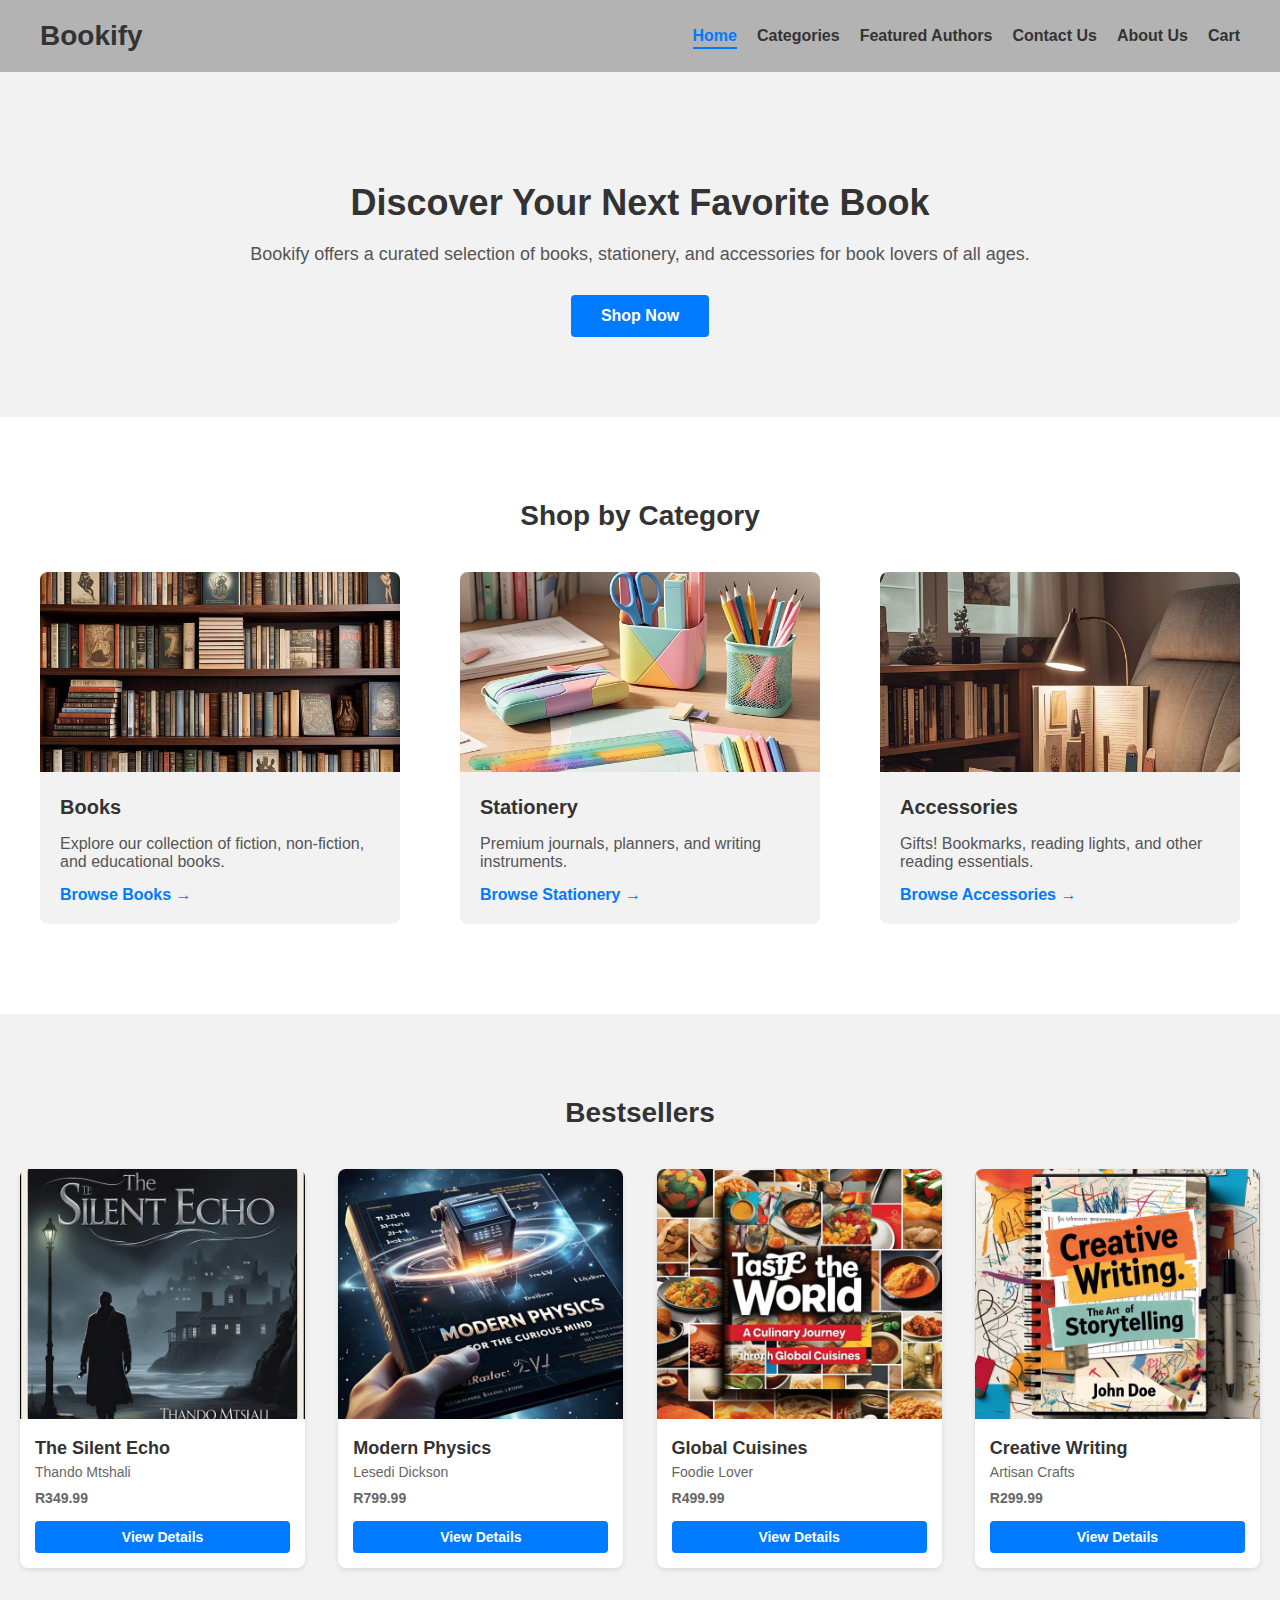
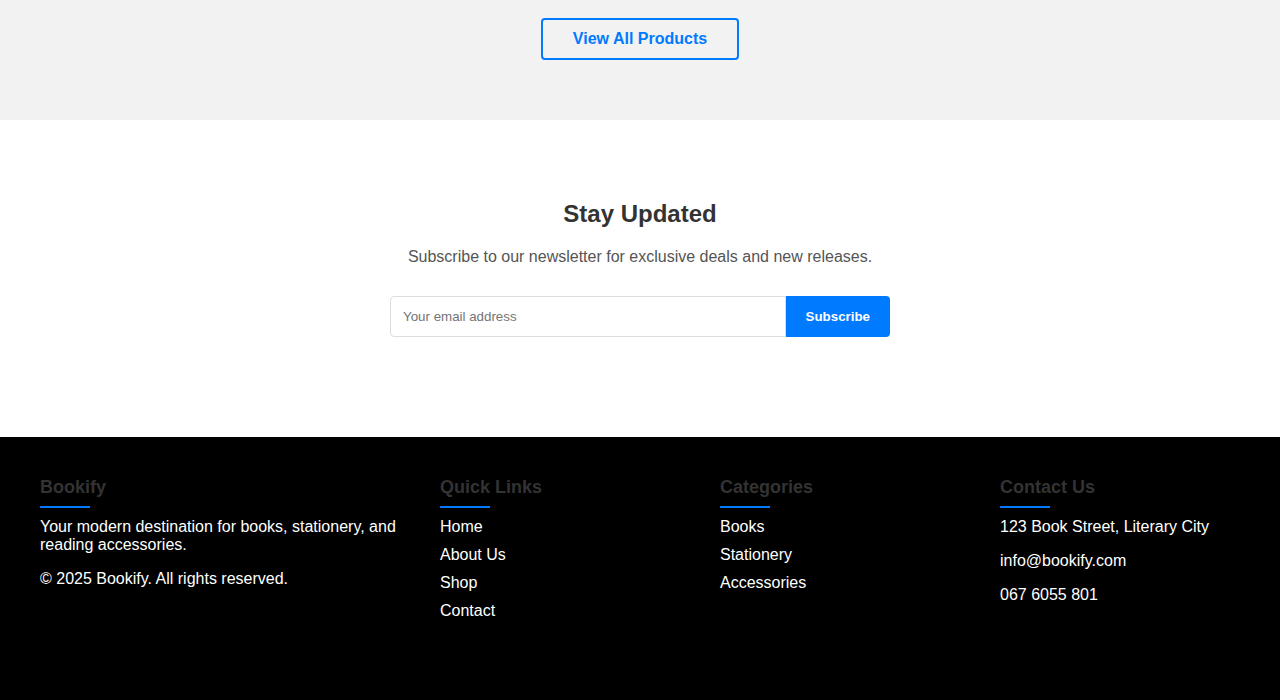
<file: index.html>
<!DOCTYPE html>
<html lang="en">
<head>
    <meta charset="UTF-8">
    <meta name="viewport" content="width=device-width, initial-scale=1.0">
    <title>Bookify - Your Modern Online Bookstore</title>
    <link rel="stylesheet" href="index.css">
</head>
<body>
    <!-- Header -->
    <header>
        <div class="header-container">
            <h1>
                <a href="index.html">Bookify</a>
            </h1>
            <nav>
                <ul class="nav-list">
                    <li><a href="index.html" class="active">Home</a></li>
                    <li><a href="categories.html" >Categories</a></li>
                    <li><a href="authors.html">Featured Authors</a></li>
                    <li><a href="contact.html">Contact Us</a></li>
                    <li><a href="about.html">About Us</a></li>
                    <li><a href="cart.html">Cart</a></li>
                </ul>
            </nav>
        </div>
    </header>

    <!-- Hero Section -->
    <section class="hero">
        <div class="hero-content">
            <h2>Discover Your Next Favorite Book</h2>
            <p>Bookify offers a curated selection of books, stationery, and accessories for book lovers of all ages.</p>
            <a href="categories.html" class="btn-primary">Shop Now</a>
        </div>
    </section>

    <!-- Featured Categories -->
    <section class="featured-categories">
        <h2>Shop by Category</h2>
        <div class="categories-container">
            <div class="category">
                <img src="images/shelf.jpeg" alt="Books">
                <div class="category-content">
                    <h3>Books</h3>
                    <p>Explore our collection of fiction, non-fiction, and educational books.</p>
                    <a href="categories.html#books">Browse Books →</a>
                </div>
            </div>
            <div class="category">
                <img src="images/stationery.jpeg" alt="Stationery">
                <div class="category-content">
                    <h3>Stationery</h3>
                    <p>Premium journals, planners, and writing instruments.</p>
                    <a href="categories.html#stationery">Browse Stationery →</a>
                </div>
            </div>
            <div class="category">
                <img src="images/accessories.jpeg" alt="Accessories">
                <div class="category-content">
                    <h3>Accessories</h3>
                    <p>Gifts! Bookmarks, reading lights, and other reading essentials.</p>
                    <a href="categories.html#gift-ideas">Browse Accessories →</a>
                </div>
            </div>
        </div>
    </section>

    <!-- Bestsellers -->
    <section class="bestsellers">
        <h2>Bestsellers</h2>
        <div class="bestsellers-container">
            <!-- Book 1 -->
            <div class="book">
                <img src="images/silentecho.jpeg" alt="The Silent Echo">
                <div class="book-content">
                    <h3>The Silent Echo</h3>
                    <p>Thando Mtshali</p>
                    <p class="price">R349.99</p>
                    <a href="product-detail.html" class="btn-secondary">View Details</a>
                </div>
            </div>
            <!-- Book 2 -->
            <div class="book">
                <img src="images/PHOTO-2025-03-07-17-56-29.jpg" alt="Modern Physics">
                <div class="book-content">
                    <h3>Modern Physics</h3>
                    <p>Lesedi Dickson</p>
                    <p class="price">R799.99</p>
                    <a href="product-detail.html" class="btn-secondary">View Details</a>
                </div>
            </div>
            <!-- Book 3 -->
            <div class="book">
                <img src="images/cuisine.jpeg" alt="Global Cuisines">
                <div class="book-content">
                    <h3>Global Cuisines</h3>
                    <p>Foodie Lover</p>
                    <p class="price">R499.99</p>
                    <a href="product-detail.html" class="btn-secondary">View Details</a>
                </div>
            </div>
            <!-- Book 4 -->
            <div class="book">
                <img src="images/creativewriting.jpeg" alt="Creative Writing">
                <div class="book-content">
                    <h3>Creative Writing</h3>
                    <p>Artisan Crafts</p>
                    <p class="price">R299.99</p>
                    <a href="product-detail.html" class="btn-secondary">View Details</a>
                </div>
            </div>
        </div>
        <div class="view-all">
            <a href="categories.html" class="btn-outline">View All Products</a>
        </div>
    </section>

    <!-- Newsletter -->
    <section class="newsletter">
        <h2>Stay Updated</h2>
        <p>Subscribe to our newsletter for exclusive deals and new releases.</p>
        <form>
            <input type="email" placeholder="Your email address">
            <button type="submit">Subscribe</button>
        </form>
    </section>

      <!-- Footer -->
      <footer class="footer">
        <div class="footer-container">
            <div class="footer-column">
                <h3>Bookify</h3>
                <p>Your modern destination for books, stationery, and reading accessories.</p>
                <p>© 2025 Bookify. All rights reserved.</p>
            </div>
            <div class="footer-column">
                <h3>Quick Links</h3>
                <ul class="footer-links">
                    <li><a href="index.html">Home</a></li>
                    <li><a href="about.html">About Us</a></li>
                    <li><a href="categories.html">Shop</a></li>
                    <li><a href="contact.html">Contact</a></li>
                </ul>
            </div>
            <div class="footer-column">
                <h3>Categories</h3>
                <ul class="footer-links">
                    <li><a href="categories.html#books">Books</a></li>
                    <li><a href="categories.html#stationery">Stationery</a></li>
                    <li><a href="categories.html#gift-ideas">Accessories</a></li>
                </ul>
            </div>
            <div class="footer-column">
                <h3>Contact Us</h3>
                <p>123 Book Street, Literary City</p>
                <p>info@bookify.com</p>
                <p>067 6055 801</p>
            </div>
        </div>
    </footer>
</body>
</html>
</file>
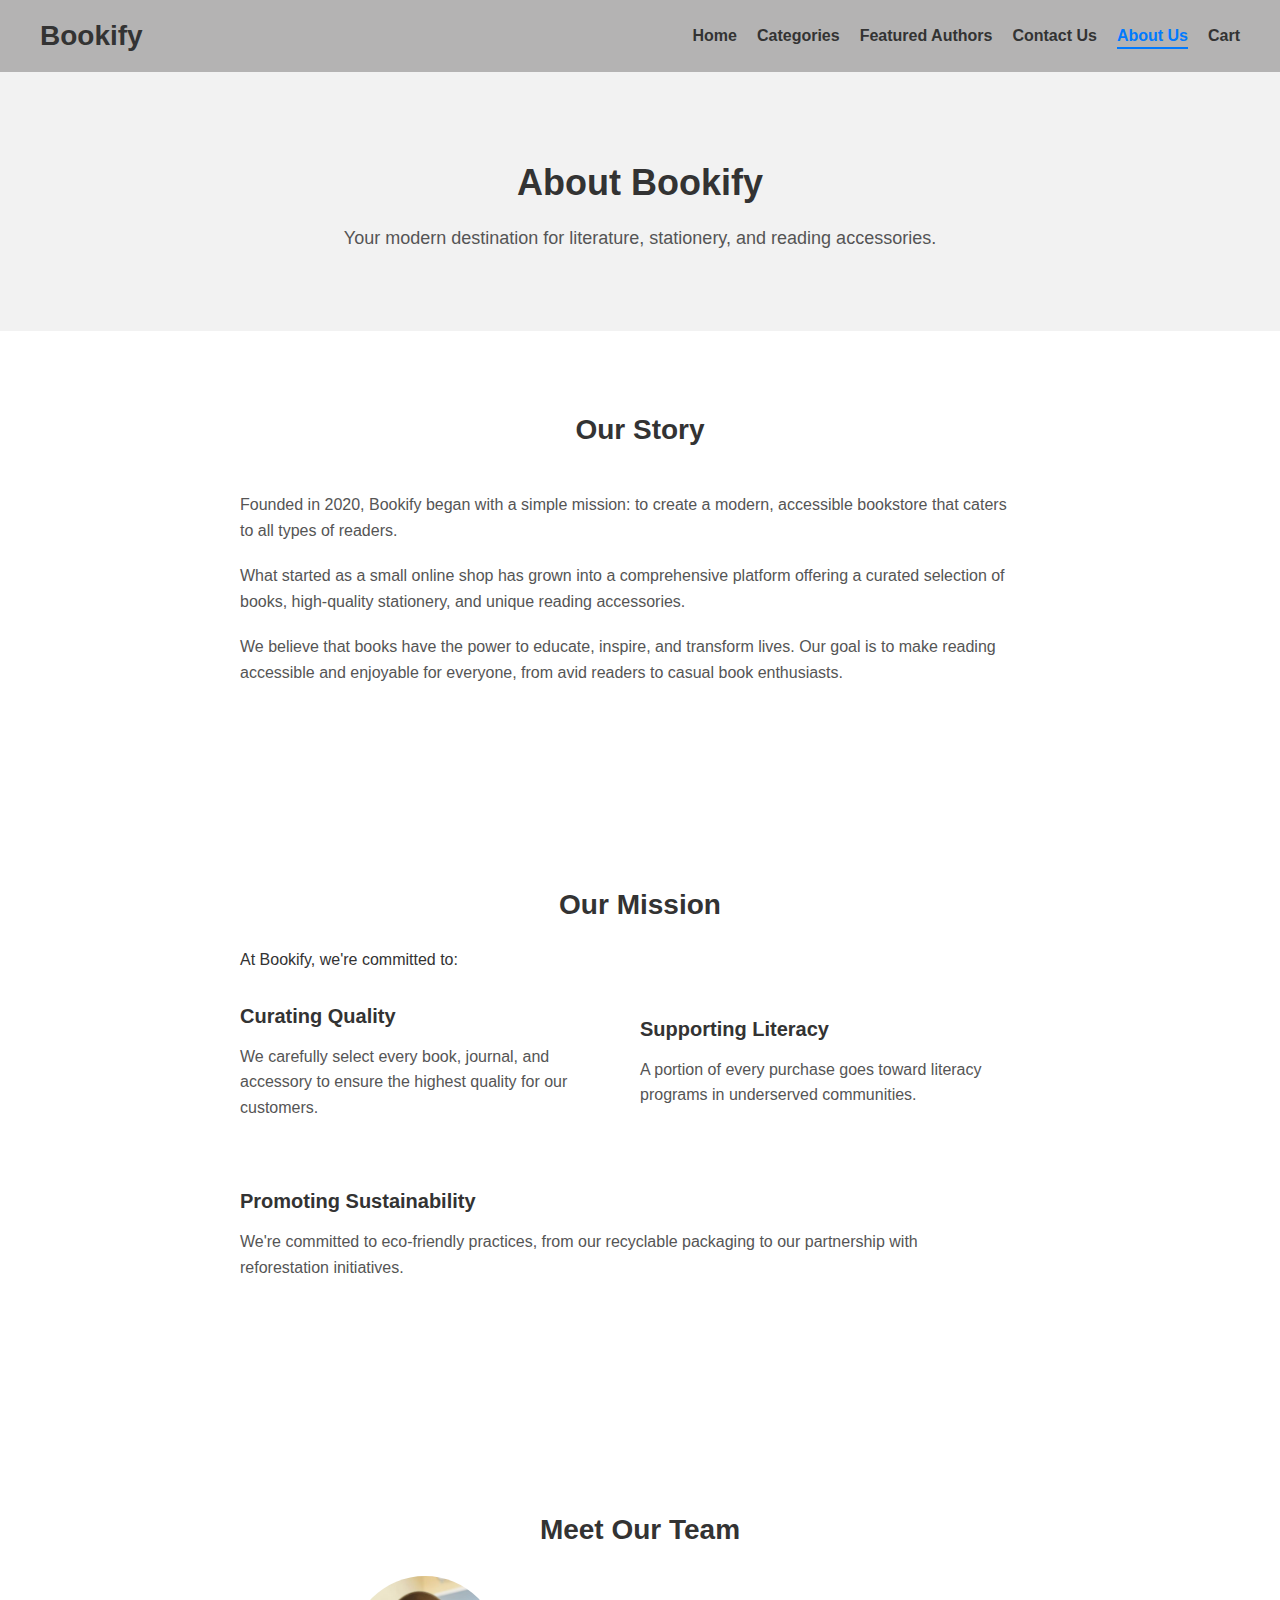
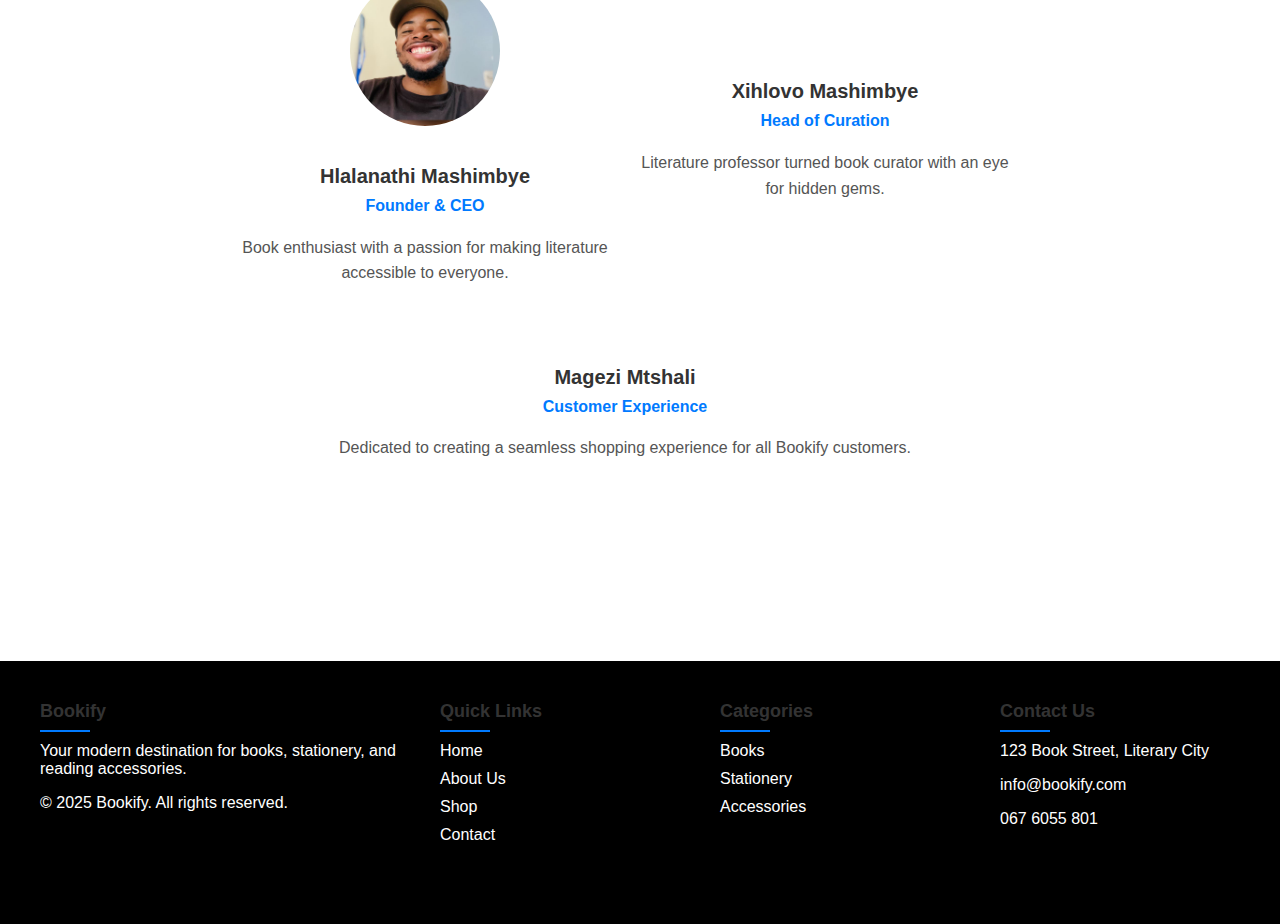
<file: about.html>
<!DOCTYPE html>
<html lang="en">
<head>
    <meta charset="UTF-8">
    <meta name="viewport" content="width=device-width, initial-scale=1.0">
    <title>About Us - Bookify</title>
    <link rel="stylesheet" href="about.css">
</head>
<body>
    <!-- Header -->
    <header>
        <div class="header-container">
            <h1>
                <a href="index.html">Bookify</a>
            </h1>
            <nav>
                <ul class="nav-list">
                    <li><a href="index.html">Home</a></li>
                    <li><a href="categories.html" >Categories</a></li>
                    <li><a href="authors.html">Featured Authors</a></li>
                    <li><a href="contact.html">Contact Us</a></li>
                    <li><a href="about.html" class="active">About Us</a></li>
                    <li><a href="cart.html">Cart</a></li>
                </ul>
            </nav>
        </div>
    </header>

    <!-- About Hero -->
    <section class="about-hero">
        <div class="hero-container">
            <h2>About Bookify</h2>
            <p>Your modern destination for literature, stationery, and reading accessories.</p>
        </div>
    </section>

    <!-- Our Story -->
    <section class="our-story">
        <div class="story-container">
            <h2>Our Story</h2>
            <div class="story-content">
                <div class="story-text">
                    <p>Founded in 2020, Bookify began with a simple mission: to create a modern, accessible bookstore that caters to all types of readers.</p>
                    <p>What started as a small online shop has grown into a comprehensive platform offering a curated selection of books, high-quality stationery, and unique reading accessories.</p>
                    <p>We believe that books have the power to educate, inspire, and transform lives. Our goal is to make reading accessible and enjoyable for everyone, from avid readers to casual book enthusiasts.</p>
                </div>
                <div class="story-image">
                    <!-- Add image here if needed -->
                </div>
            </div>
        </div>
    </section>

    <!-- Our Mission -->
    <section class="our-mission">
        <div class="mission-container">
            <h2>Our Mission</h2>
            <p>At Bookify, we're committed to:</p>
            <div class="mission-content">
                <div class="mission-item">
                    <h3>Curating Quality</h3>
                    <p>We carefully select every book, journal, and accessory to ensure the highest quality for our customers.</p>
                </div>
                <div class="mission-item">
                    <h3>Supporting Literacy</h3>
                    <p>A portion of every purchase goes toward literacy programs in underserved communities.</p>
                </div>
                <div class="mission-item">
                    <h3>Promoting Sustainability</h3>
                    <p>We're committed to eco-friendly practices, from our recyclable packaging to our partnership with reforestation initiatives.</p>
                </div>
            </div>
        </div>
    </section>

    <!-- Our Team -->
    <section class="our-team">
        <div class="team-container">
            <h2>Meet Our Team</h2>
            <div class="team-content">
                <div class="team-member">
                    <img src="images/WhatsApp Image 2025-03-07 at 18.51.02.jpeg" alt="Team Member">
                    <h3>Hlalanathi Mashimbye</h3>
                    <p class="role">Founder & CEO</p>
                    <p>Book enthusiast with a passion for making literature accessible to everyone.</p>
                </div>
                <div class="team-member">
                    <h3>Xihlovo Mashimbye</h3>
                    <p class="role">Head of Curation</p>
                    <p>Literature professor turned book curator with an eye for hidden gems.</p>
                </div>
                <div class="team-member">
                    <h3>Magezi Mtshali</h3>
                    <p class="role">Customer Experience</p>
                    <p>Dedicated to creating a seamless shopping experience for all Bookify customers.</p>
                </div>
            </div>
        </div>
    </section>

       <!-- Footer -->
       <footer class="footer">
        <div class="footer-container">
            <div class="footer-column">
                <h3>Bookify</h3>
                <p>Your modern destination for books, stationery, and reading accessories.</p>
                <p>© 2025 Bookify. All rights reserved.</p>
            </div>
            <div class="footer-column">
                <h3>Quick Links</h3>
                <ul class="footer-links">
                    <li><a href="index.html">Home</a></li>
                    <li><a href="about.html">About Us</a></li>
                    <li><a href="categories.html">Shop</a></li>
                    <li><a href="contact.html">Contact</a></li>
                </ul>
            </div>
            <div class="footer-column">
                <h3>Categories</h3>
                <ul class="footer-links">
                    <li><a href="categories.html#books">Books</a></li>
                    <li><a href="categories.html#stationery">Stationery</a></li>
                    <li><a href="categories.html#gift-ideas">Accessories</a></li>
                </ul>
            </div>
            <div class="footer-column">
                <h3>Contact Us</h3>
                <p>123 Book Street, Literary City</p>
                <p>info@bookify.com</p>
                <p>067 6055 801</p>
            </div>
        </div>
    </footer>
</body>
</html>
</file>
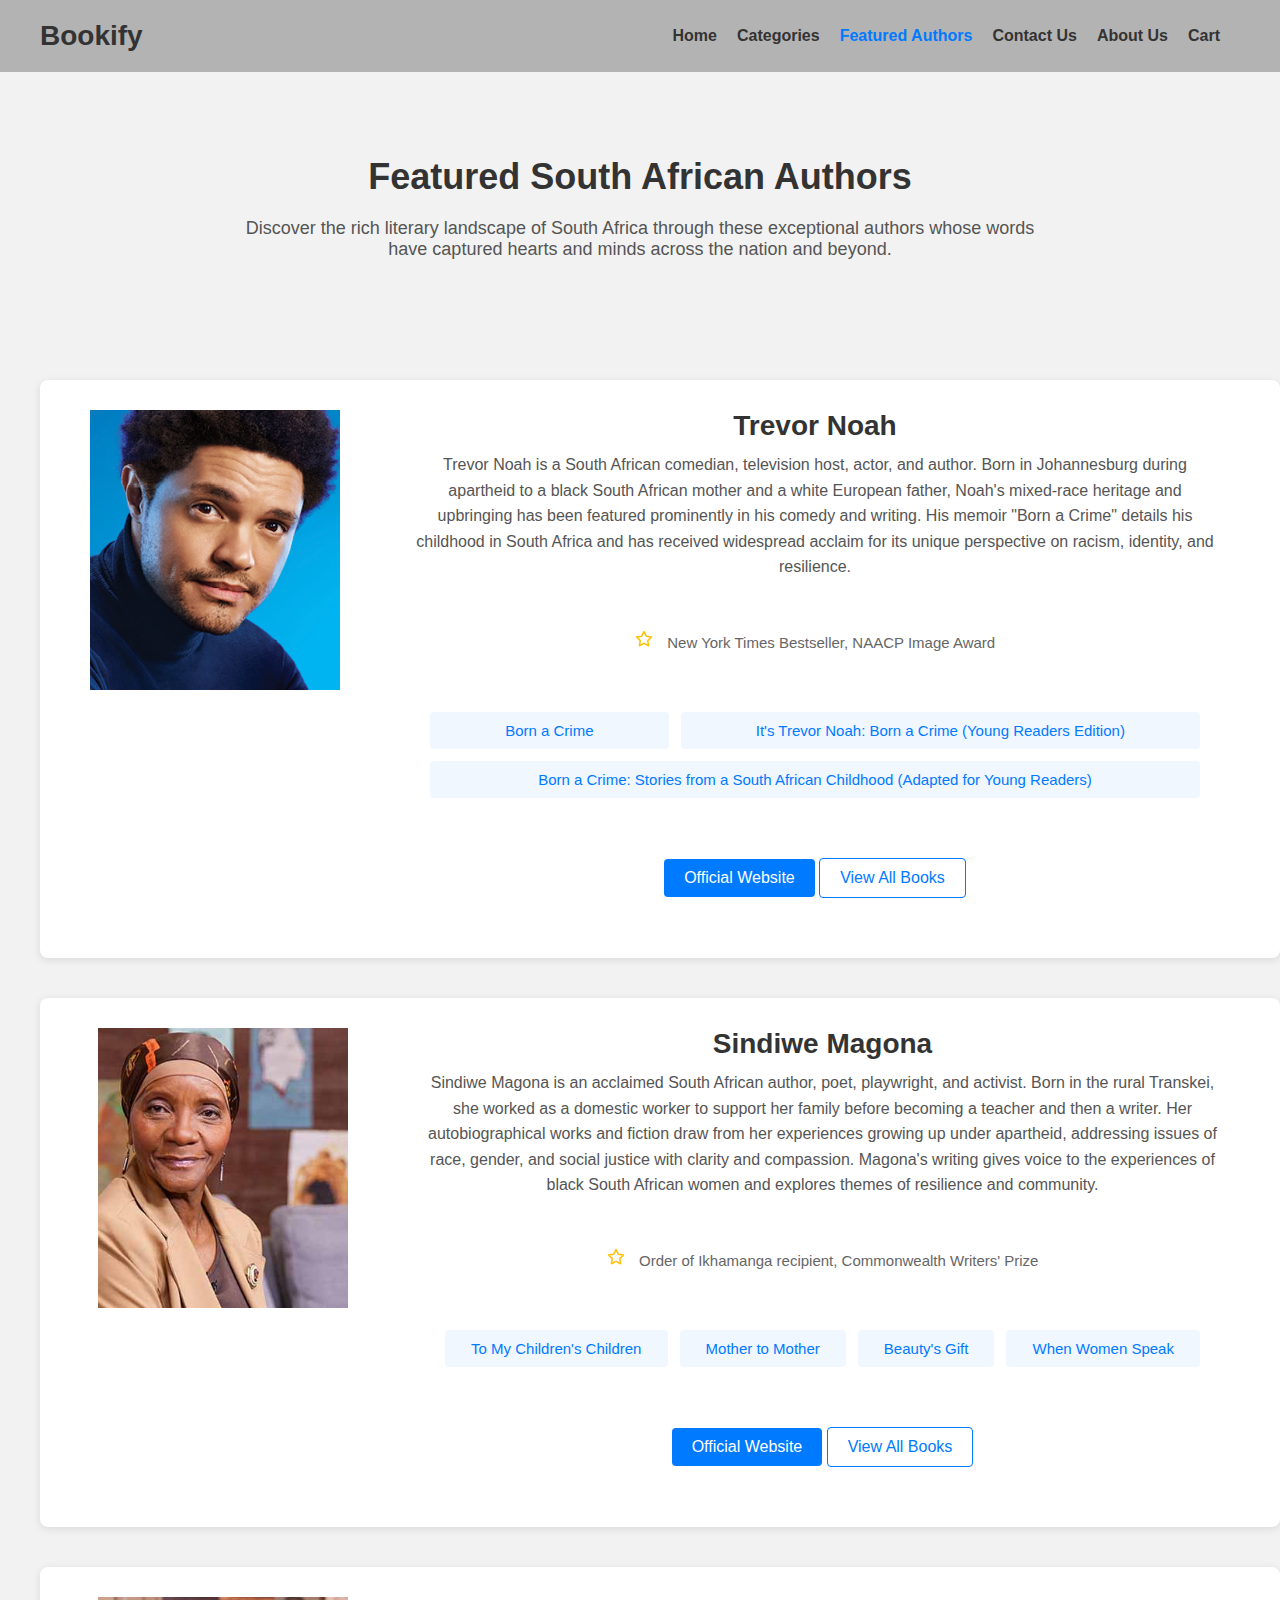
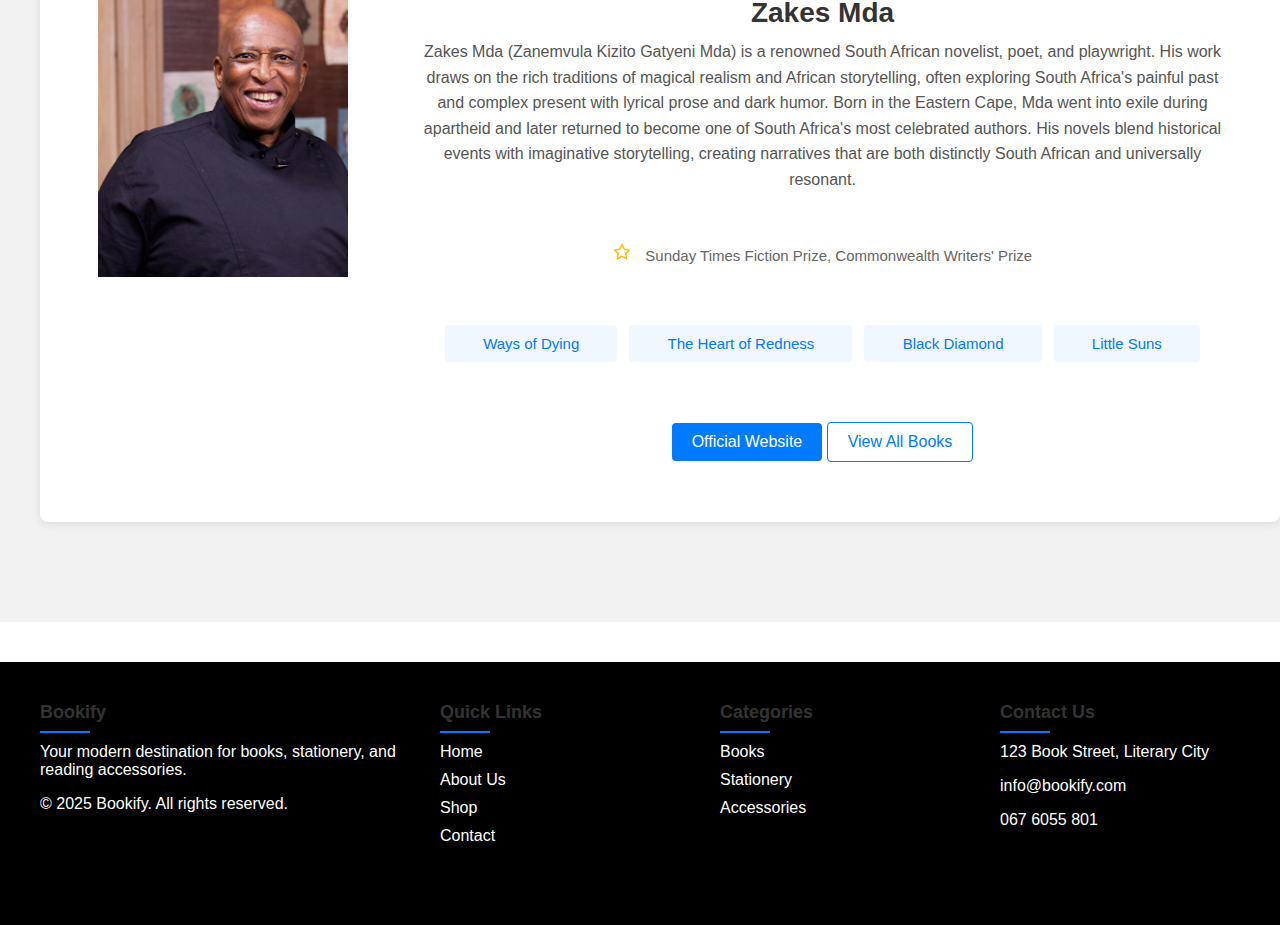
<file: authors.html>
<!DOCTYPE html>
<html lang="en">
<head>
    <meta charset="UTF-8">
    <meta name="viewport" content="width=device-width, initial-scale=1.0">
    <title>Featured South African Authors | Bookify</title>
    <link rel="stylesheet" href="authors.css">
</head>
<body>
    <!-- Header -->
    <header>
        <div class="header-container">
            <h1>
                <a href="index.html">Bookify</a>
            </h1>
            <nav>
                <ul class="nav-list">
                    <li><a href="index.html">Home</a></li>
                    <li><a href="categories.html" >Categories</a></li>
                    <li><a href="authors.html" class="active">Featured Authors</a></li>
                    <li><a href="contact.html">Contact Us</a></li>
                    <li><a href="about.html">About Us</a></li>
                    <li><a href="cart.html">Cart</a></li>
                </ul>
            </nav>
        </div>
    </header>

    <section>
        <div>
            <h1>Featured South African Authors</h1>
            <p>Discover the rich literary landscape of South Africa through these exceptional authors whose words have captured hearts and minds across the nation and beyond.</p>
        </div>
    </section>

    <section>
        <div>
            <!-- Author 1: Trevor Noah -->
            <div class="author-card">
                <div>
                    <img src="images/trevor.png" alt="Trevor Noah">
                </div>
                <div>
                    <h2>Trevor Noah</h2>
                    <p>Trevor Noah is a South African comedian, television host, actor, and author. Born in Johannesburg during apartheid to a black South African mother and a white European father, Noah's mixed-race heritage and upbringing has been featured prominently in his comedy and writing. His memoir "Born a Crime" details his childhood in South Africa and has received widespread acclaim for its unique perspective on racism, identity, and resilience.</p>
                    <div>
                        <svg xmlns="http://www.w3.org/2000/svg" width="18" height="18" viewBox="0 0 24 24" fill="none" stroke="currentColor" stroke-width="2" stroke-linecap="round" stroke-linejoin="round" style="color: #ffc107; margin-right: 10px;"><polygon points="12 2 15.09 8.26 22 9.27 17 14.14 18.18 21.02 12 17.77 5.82 21.02 7 14.14 2 9.27 8.91 8.26 12 2"></polygon></svg>
                        <span style="font-size: 15px; color: #666666;">New York Times Bestseller, NAACP Image Award</span>
                    </div>
                    <div class="notable-works">
                        <div>Born a Crime</div>
                        <div>It's Trevor Noah: Born a Crime (Young Readers Edition)</div>
                        <div>Born a Crime: Stories from a South African Childhood (Adapted for Young Readers)</div>
                    </div>
                    <div class="links">
                        <a href="https://trevornoahbooks.com/" target="_blank">Official Website</a>
                        <a href="">View All Books</a>
                    </div>
                </div>
            </div>
            
            <!-- Author 2: Sindiwe Magona -->
            <div class="author-card">
                <div>
                    <img src="images/sindiwe_magona_-_ep_195.jpg" alt="Sindiwe Magona">
                </div>
                <div>
                    <h2>Sindiwe Magona</h2>
                    <p>Sindiwe Magona is an acclaimed South African author, poet, playwright, and activist. Born in the rural Transkei, she worked as a domestic worker to support her family before becoming a teacher and then a writer. Her autobiographical works and fiction draw from her experiences growing up under apartheid, addressing issues of race, gender, and social justice with clarity and compassion. Magona's writing gives voice to the experiences of black South African women and explores themes of resilience and community.</p>
                    <div>
                        <svg xmlns="http://www.w3.org/2000/svg" width="18" height="18" viewBox="0 0 24 24" fill="none" stroke="currentColor" stroke-width="2" stroke-linecap="round" stroke-linejoin="round" style="color: #ffc107; margin-right: 10px;"><polygon points="12 2 15.09 8.26 22 9.27 17 14.14 18.18 21.02 12 17.77 5.82 21.02 7 14.14 2 9.27 8.91 8.26 12 2"></polygon></svg>
                        <span style="font-size: 15px; color: #666666;">Order of Ikhamanga recipient, Commonwealth Writers' Prize</span>
                    </div>
                    <div class="notable-works">
                        <div>To My Children's Children</div>
                        <div>Mother to Mother</div>
                        <div>Beauty's Gift</div>
                        <div>When Women Speak</div>
                    </div>
                    <div class="links">
                        <a href="https://magonamedia.co.za/about-us/" target="_blank">Official Website</a>
                        <a href="">View All Books</a>
                    </div>
                </div>
            </div>
            
            <!-- Author 3: Zakes Mda -->
            <div class="author-card">
                <div>
                    <img src="images/zakes.jpg" alt="Zakes Mda">
                </div>
                <div>
                    <h2>Zakes Mda</h2>
                    <p>Zakes Mda (Zanemvula Kizito Gatyeni Mda) is a renowned South African novelist, poet, and playwright. His work draws on the rich traditions of magical realism and African storytelling, often exploring South Africa's painful past and complex present with lyrical prose and dark humor. Born in the Eastern Cape, Mda went into exile during apartheid and later returned to become one of South Africa's most celebrated authors. His novels blend historical events with imaginative storytelling, creating narratives that are both distinctly South African and universally resonant.</p>
                    <div>
                        <svg xmlns="http://www.w3.org/2000/svg" width="18" height="18" viewBox="0 0 24 24" fill="none" stroke="currentColor" stroke-width="2" stroke-linecap="round" stroke-linejoin="round" style="color: #ffc107; margin-right: 10px;"><polygon points="12 2 15.09 8.26 22 9.27 17 14.14 18.18 21.02 12 17.77 5.82 21.02 7 14.14 2 9.27 8.91 8.26 12 2"></polygon></svg>
                        <span style="font-size: 15px; color: #666666;">Sunday Times Fiction Prize, Commonwealth Writers' Prize</span>
                    </div>
                    <div class="notable-works">
                        <div>Ways of Dying</div>
                        <div>The Heart of Redness</div>
                        <div>Black Diamond</div>
                        <div>Little Suns</div>
                    </div>
                    <div class="links">
                        <a href="https://bridgebooks.co.za/collections/zakes-mda" target="_blank">Official Website</a>
                        <a href="">View All Books</a>
                    </div>
                </div>
            </div>
        </div>
    </section>

    <!-- Footer -->
    <footer class="footer">
        <div class="footer-container">
            <div class="footer-column">
                <h3>Bookify</h3>
                <p>Your modern destination for books, stationery, and reading accessories.</p>
                <p>© 2025 Bookify. All rights reserved.</p>
            </div>
            <div class="footer-column">
                <h3>Quick Links</h3>
                <ul class="footer-links">
                    <li><a href="index.html">Home</a></li>
                    <li><a href="about.html">About Us</a></li>
                    <li><a href="categories.html">Shop</a></li>
                    <li><a href="contact.html">Contact</a></li>
                </ul>
            </div>
            <div class="footer-column">
                <h3>Categories</h3>
                <ul class="footer-links">
                    <li><a href="categories.html#books">Books</a></li>
                    <li><a href="categories.html#stationery">Stationery</a></li>
                    <li><a href="categories.html#gift-ideas">Accessories</a></li>
                </ul>
            </div>
            <div class="footer-column">
                <h3>Contact Us</h3>
                <p>123 Book Street, Literary City</p>
                <p>info@bookify.com</p>
                <p>067 6055 801</p>
            </div>
        </div>
    </footer>

</body>
</html>
</file>
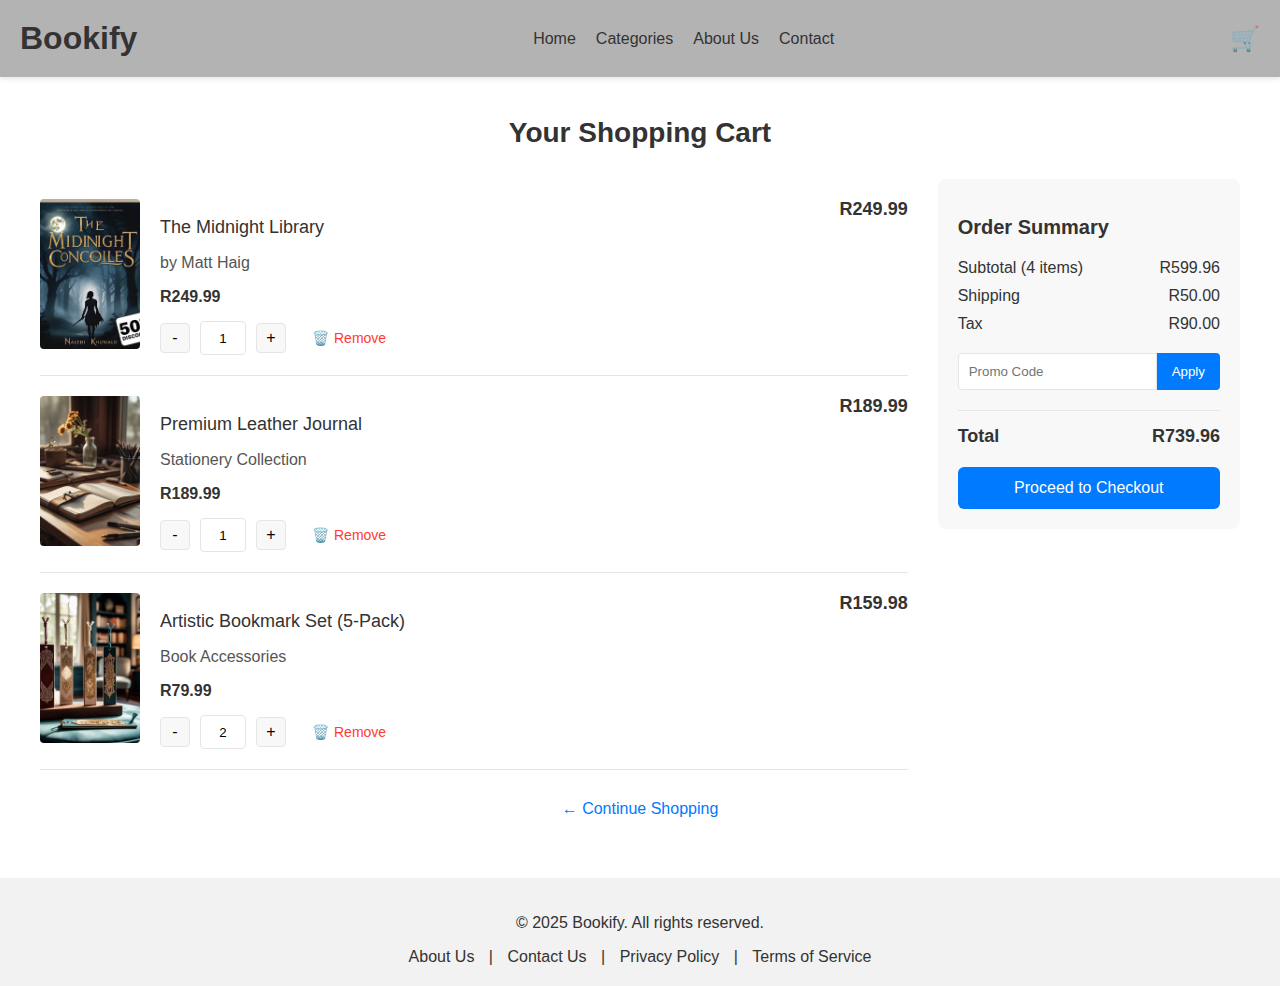
<file: cart.html>
<!DOCTYPE html>
<html lang="en">
<head>
    <meta charset="UTF-8">
    <meta name="viewport" content="width=device-width, initial-scale=1.0">
    <title>Bookify - Shopping Cart</title>
    <link rel="stylesheet" href="cart.css">
</head>
<body>
    <!-- Header Section -->
    <header>
        <nav>
            <a href="index.html" class="logo">Bookify</a>
            <div class="nav-links">
                <a href="index.html">Home</a>
                <a href="categories.html">Categories</a>
                <a href="about.html">About Us</a>
                <a href="contact.html">Contact</a>
            </div>
            <a href="cart.html" class="cart-icon">🛒</a>
        </nav>
    </header>

    <!-- Main Content -->
    <main>
        <h1 class="page-title">Your Shopping Cart</h1>
        
        <!-- Cart Container -->
        <div class="cart-container">
            <!-- Cart Items -->
            <div class="cart-items">
                <!-- Cart Item 1 -->
                <div class="cart-item">
                    <img src="images/midnight.jpeg" alt="The Midnight Library" class="item-image">
                    <div class="item-details">
                        <h3 class="item-title">The Midnight Library</h3>
                        <p class="item-author">by Matt Haig</p>
                        <p class="item-price">R249.99</p>
                        <div class="item-actions">
                            <div class="quantity-selector">
                                <button class="quantity-btn">-</button>
                                <input type="text" value="1" class="quantity-input">
                                <button class="quantity-btn">+</button>
                            </div>
                            <button class="remove-btn">
                                <span>🗑️</span> Remove
                            </button>
                        </div>
                    </div>
                    <div class="item-total">R249.99</div>
                </div>
                
                <!-- Cart Item 2 -->
                <div class="cart-item">
                    <img src="images/journal.jpeg" alt="Leather Journal" class="item-image">
                    <div class="item-details">
                        <h3 class="item-title">Premium Leather Journal</h3>
                        <p class="item-author">Stationery Collection</p>
                        <p class="item-price">R189.99</p>
                        <div class="item-actions">
                            <div class="quantity-selector">
                                <button class="quantity-btn">-</button>
                                <input type="text" value="1" class="quantity-input">
                                <button class="quantity-btn">+</button>
                            </div>
                            <button class="remove-btn">
                                <span>🗑️</span> Remove
                            </button>
                        </div>
                    </div>
                    <div class="item-total">R189.99</div>
                </div>
                
                <!-- Cart Item 3 -->
                <div class="cart-item">
                    <img src="images/bookmarks.jpeg" alt="Bookmark Set" class="item-image">
                    <div class="item-details">
                        <h3 class="item-title">Artistic Bookmark Set (5-Pack)</h3>
                        <p class="item-author">Book Accessories</p>
                        <p class="item-price">R79.99</p>
                        <div class="item-actions">
                            <div class="quantity-selector">
                                <button class="quantity-btn">-</button>
                                <input type="text" value="2" class="quantity-input">
                                <button class="quantity-btn">+</button>
                            </div>
                            <button class="remove-btn">
                                <span>🗑️</span> Remove
                            </button>
                        </div>
                    </div>
                    <div class="item-total">R159.98</div>
                </div>
            </div>
            
            <!-- Cart Summary -->
            <div class="cart-summary">
                <div class="summary-card">
                    <h2 class="summary-title">Order Summary</h2>
                    
                    <div class="summary-row">
                        <span>Subtotal (4 items)</span>
                        <span>R599.96</span>
                    </div>
                    
                    <div class="summary-row">
                        <span>Shipping</span>
                        <span>R50.00</span>
                    </div>
                    
                    <div class="summary-row">
                        <span>Tax</span>
                        <span>R90.00</span>
                    </div>
                    
                    <div class="promo-input">
                        <input type="text" placeholder="Promo Code" class="promo-code">
                        <button class="apply-btn">Apply</button>
                    </div>
                    
                    <div class="summary-total">
                        <span>Total</span>
                        <span>R739.96</span>
                    </div>
                    
                    <a href="checkout.html">
                        <button class="checkout-btn">Proceed to Checkout</button>
                    </a>
                </div>
            </div>
        </div>
        
        <div class="continue-shopping">
            <a href="categories.html" class="continue-link">← Continue Shopping</a>
        </div>
        
        <!-- Empty Cart State (Hidden by default) -->
        <div class="empty-cart">
            <div class="empty-cart-icon">🛒</div>
            <h2 class="empty-cart-message">Your cart is empty</h2>
            <p>Looks like you haven't added any books to your cart yet.</p>
            <a href="categories.html" class="back-to-store">Explore Our Collection</a>
        </div>
    </main>

    <!-- Footer -->
    <footer>
        <p>&copy; 2025 Bookify. All rights reserved.</p>
        <div class="footer-links">
            <a href="about.html">About Us</a> |
            <a href="contact.html">Contact Us</a> |
            <a href="#">Privacy Policy</a> |
            <a href="#">Terms of Service</a>
        </div>
    </footer>
</body>
</html>
</file>
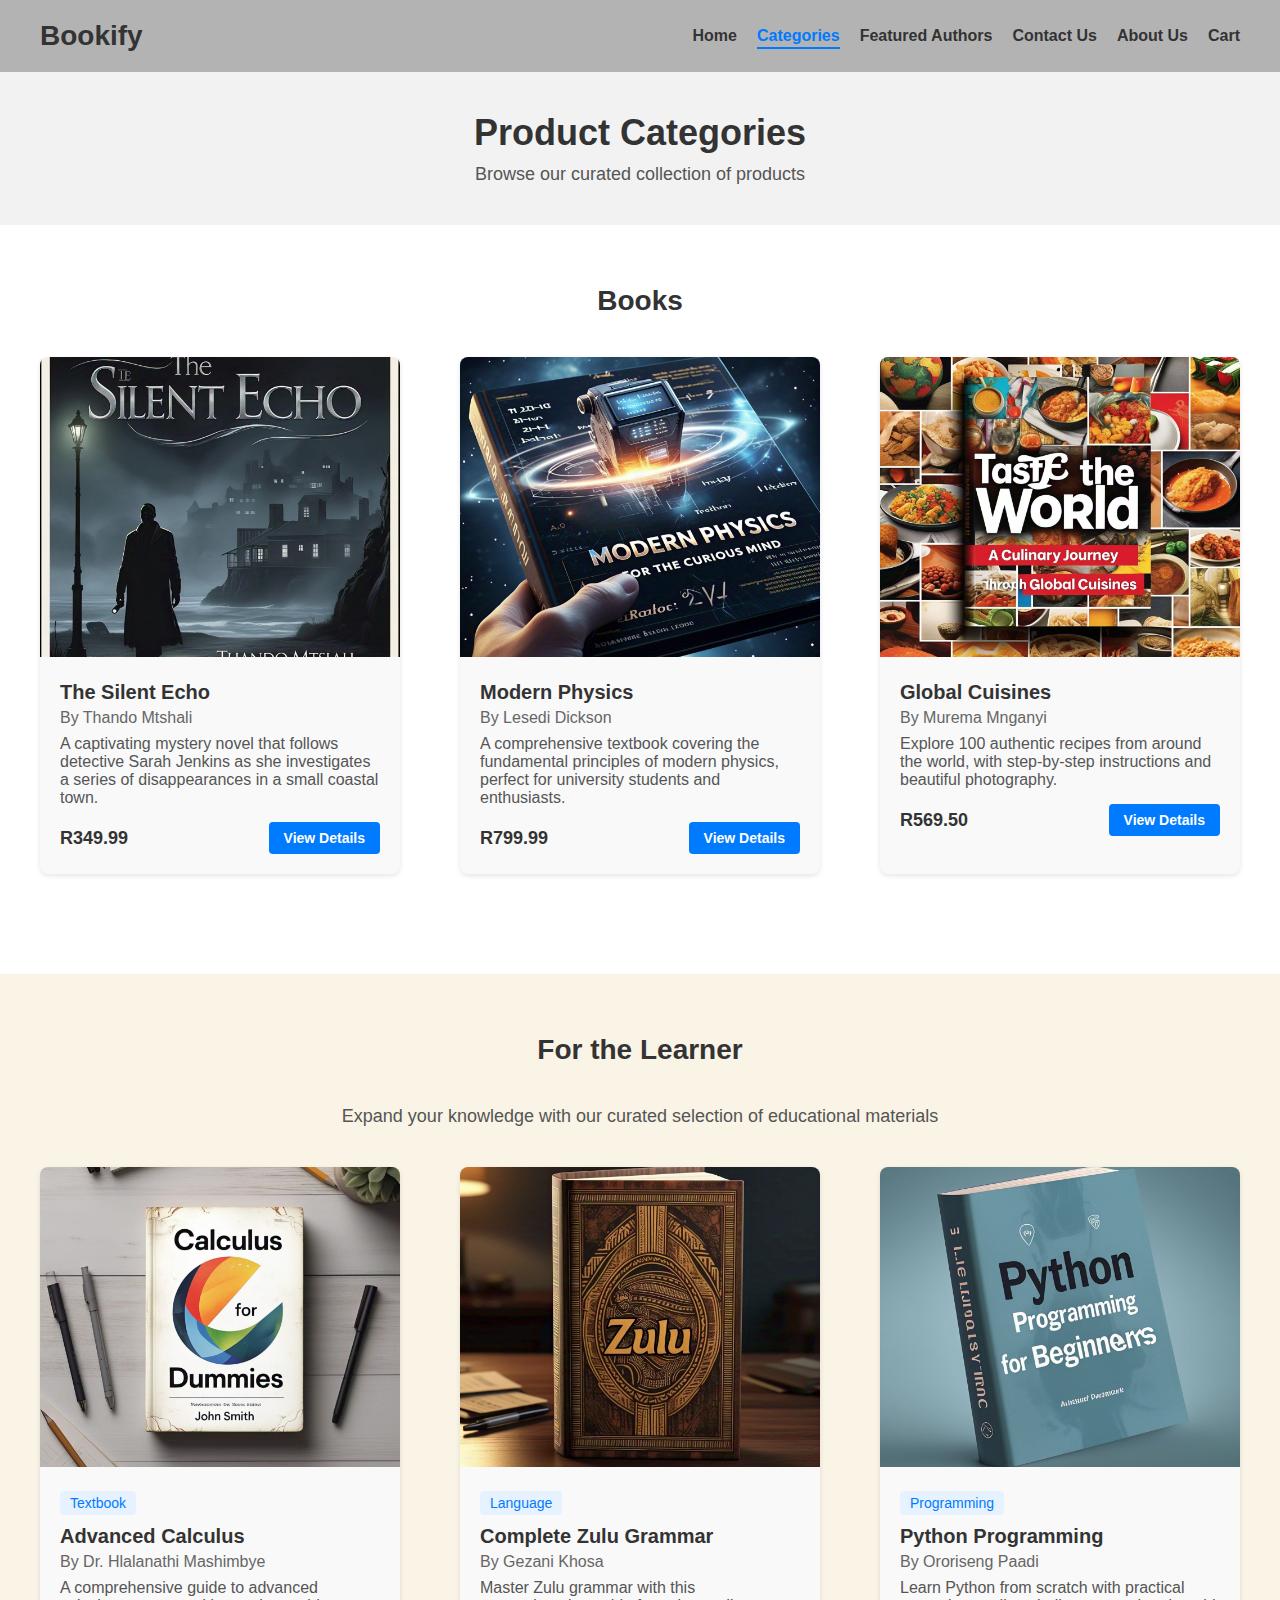
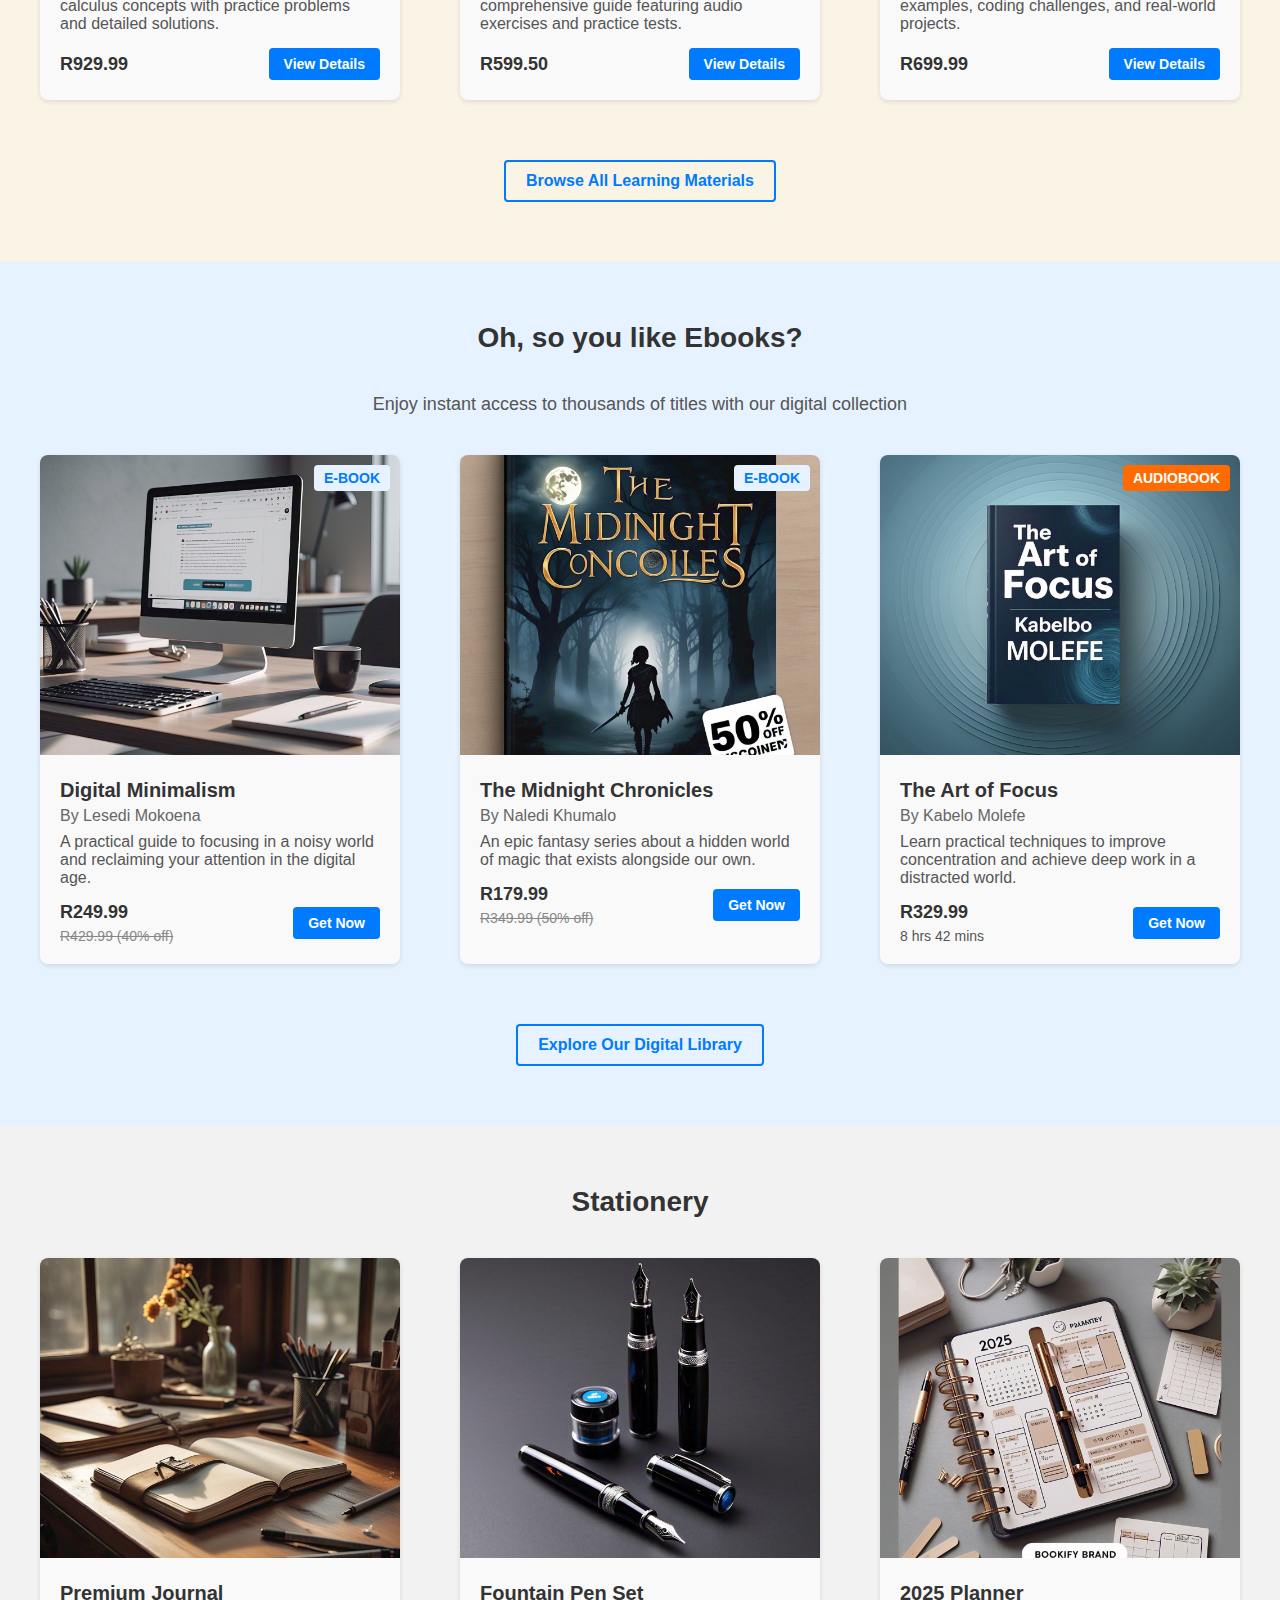
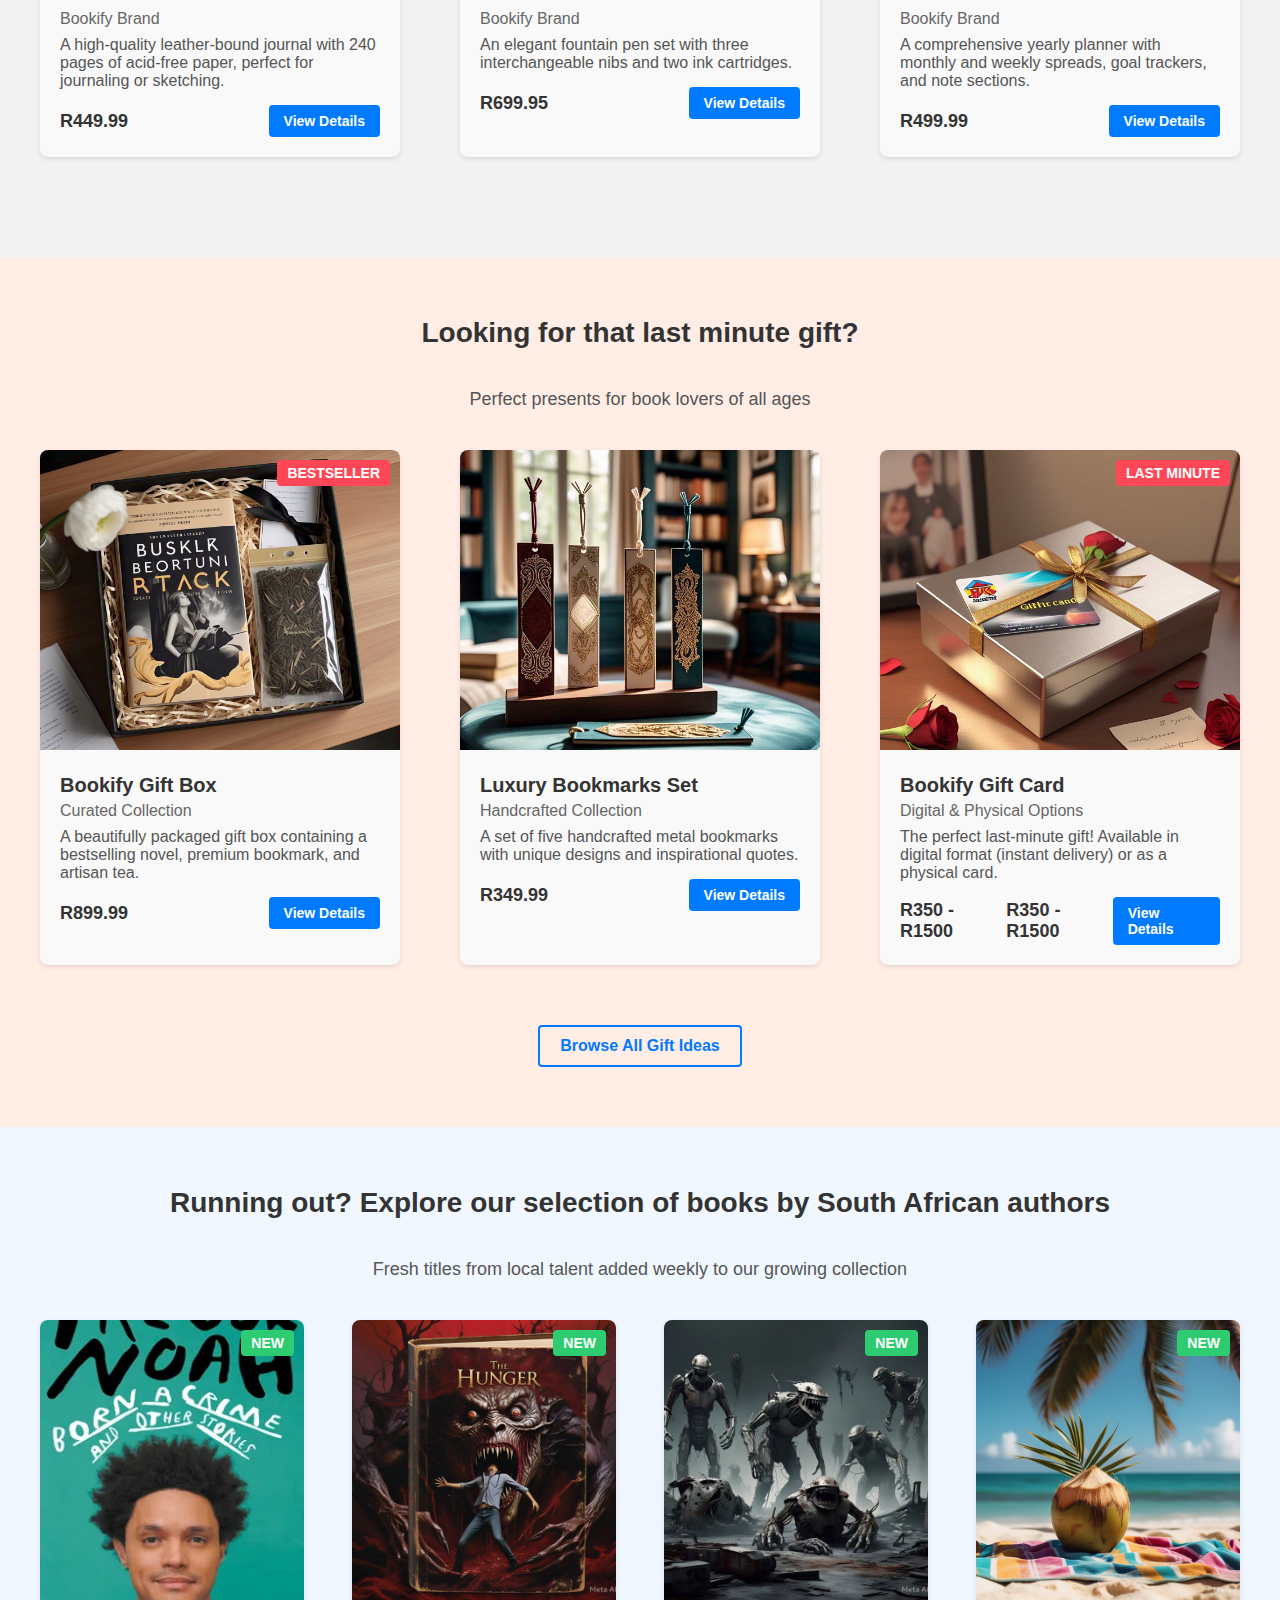
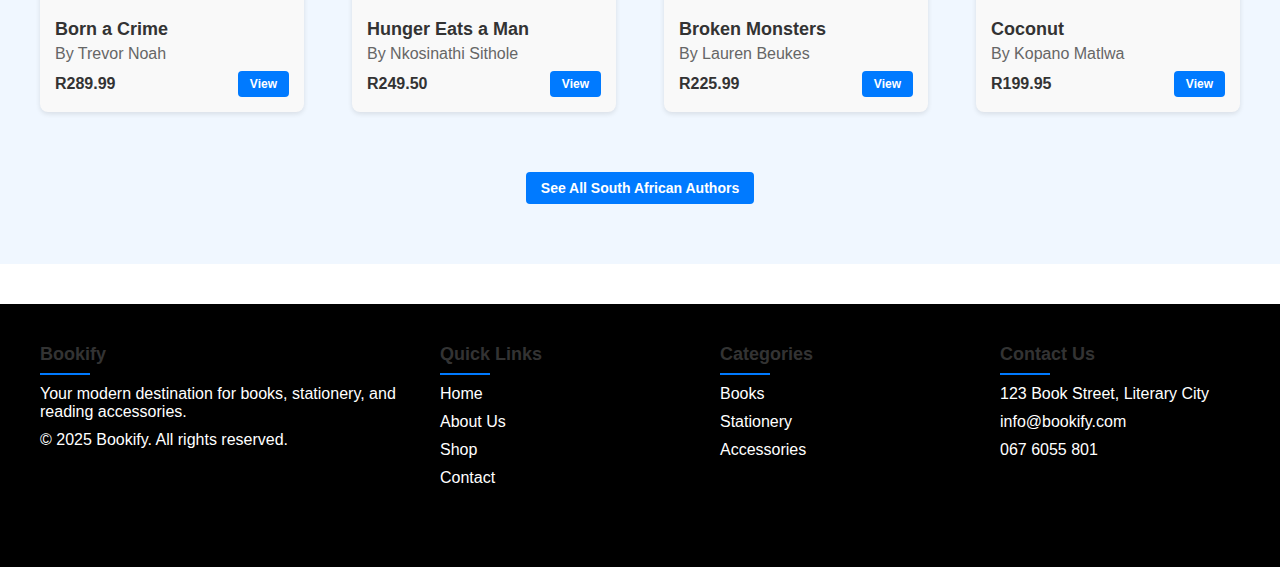
<file: categories.html>
<!DOCTYPE html>
<html lang="en">
<head>
    <meta charset="UTF-8">
    <meta name="viewport" content="width=device-width, initial-scale=1.0">
    <title>Product Categories - Bookify</title>
    <link rel="stylesheet" href="categories.css">
</head>
<body>
    <!-- Header -->
    <header>
        <div class="header-container">
            <h1>
                <a href="index.html">Bookify</a>
            </h1>
            <nav>
                <ul class="nav-list">
                    <li><a href="index.html">Home</a></li>
                    <li><a href="categories.html" class="active">Categories</a></li>
                    <li><a href="authors.html">Featured Authors</a></li>
                    <li><a href="contact.html">Contact Us</a></li>
                    <li><a href="about.html">About Us</a></li>
                    <li><a href="cart.html">Cart</a></li>
                </ul>
            </nav>
        </div>
    </header>

    <!-- Page Title -->
    <section class="page-title">
        <div class="title-container">
            <h2>Product Categories</h2>
            <p>Browse our curated collection of products</p>
        </div>
    </section>

    <!-- Books Category -->
    <section id="books" class="section-padding">
        <div class="container">
            <h2 class="section-title">Books</h2>
            <div class="product-grid">
                <!-- Book Item 1 -->
                <div class="product-card">
                    <img src="images/silentecho.jpeg" alt="The Silent Echo">
                    <div class="product-info">
                        <h3>The Silent Echo</h3>
                        <p class="author">By Thando Mtshali</p>
                        <p class="description">A captivating mystery novel that follows detective Sarah Jenkins as she investigates a series of disappearances in a small coastal town.</p>
                        <div class="product-footer">
                            <p class="price">R349.99</p>
                            <a href="product-detail.html" class="btn-primary">View Details</a>
                        </div>
                    </div>
                </div>
                <!-- Book Item 2 -->
                <div class="product-card">
                    <img src="images/PHOTO-2025-03-07-17-56-29.jpg" alt="Modern Physics">
                    <div class="product-info">
                        <h3>Modern Physics</h3>
                        <p class="author">By Lesedi Dickson</p>
                        <p class="description">A comprehensive textbook covering the fundamental principles of modern physics, perfect for university students and enthusiasts.</p>
                        <div class="product-footer">
                            <p class="price">R799.99</p>
                            <a href="product-detail.html" class="btn-primary">View Details</a>
                        </div>
                    </div>
                </div>
                <!-- Book Item 3 -->
                <div class="product-card">
                    <img src="images/cuisine.jpeg" alt="Global Cuisines">
                    <div class="product-info">
                        <h3>Global Cuisines</h3>
                        <p class="author">By Murema Mnganyi</p>
                        <p class="description">Explore 100 authentic recipes from around the world, with step-by-step instructions and beautiful photography.</p>
                        <div class="product-footer">
                            <p class="price">R569.50</p>
                            <a href="product-detail.html" class="btn-primary">View Details</a>
                        </div>
                    </div>
                </div>
            </div>
        </div>
    </section>

    <!-- For the Learner Section -->
    <section id="for-learner" class="section-padding bg-light-beige">
        <div class="container">
            <h2 class="section-title">For the Learner</h2>
            <p class="section-subtitle">Expand your knowledge with our curated selection of educational materials</p>
            <div class="product-grid">
                <!-- Educational Item 1 -->
                <div class="product-card">
                    <img src="images/calculus.jpeg" alt="Advanced Calculus">
                    <div class="product-info">
                        <span class="badge badge-blue">Textbook</span>
                        <h3>Advanced Calculus</h3>
                        <p class="author">By Dr. Hlalanathi Mashimbye</p>
                        <p class="description">A comprehensive guide to advanced calculus concepts with practice problems and detailed solutions.</p>
                        <div class="product-footer">
                            <p class="price">R929.99</p>
                            <a href="product-detail.html" class="btn-primary">View Details</a>
                        </div>
                    </div>
                </div>
                <!-- Educational Item 2 -->
                <div class="product-card">
                    <img src="images/zulu.jpeg" alt="Complete Zulu Grammar">
                    <div class="product-info">
                        <span class="badge badge-blue">Language</span>
                        <h3>Complete Zulu Grammar</h3>
                        <p class="author">By Gezani Khosa</p>
                        <p class="description">Master Zulu grammar with this comprehensive guide featuring audio exercises and practice tests.</p>
                        <div class="product-footer">
                            <p class="price">R599.50</p>
                            <a href="product-detail.html" class="btn-primary">View Details</a>
                        </div>
                    </div>
                </div>
                <!-- Educational Item 3 -->
                <div class="product-card">
                    <img src="images/python.jpeg" alt="Python Programming">
                    <div class="product-info">
                        <span class="badge badge-blue">Programming</span>
                        <h3>Python Programming</h3>
                        <p class="author">By Ororiseng Paadi</p>
                        <p class="description">Learn Python from scratch with practical examples, coding challenges, and real-world projects.</p>
                        <div class="product-footer">
                            <p class="price">R699.99</p>
                            <a href="product-detail.html" class="btn-primary">View Details</a>
                        </div>
                    </div>
                </div>
            </div>
            <div class="section-cta">
                <a href="" class="btn-outline">Browse All Learning Materials</a>
            </div>
        </div>
    </section>

    <!-- Oh, so you like Ebooks? Section -->
    <section id="ebooks" class="section-padding bg-light-blue">
        <div class="container">
            <h2 class="section-title">Oh, so you like Ebooks?</h2>
            <p class="section-subtitle">Enjoy instant access to thousands of titles with our digital collection</p>
            <div class="product-grid">
                <!-- Ebook Item 1 -->
                <div class="product-card">
                    <div class="image-container">
                        <img src="images/digitalmin.jpeg" alt="Digital Minimalism">
                        <div class="corner-badge badge-blue">E-BOOK</div>
                    </div>
                    <div class="product-info">
                        <h3>Digital Minimalism</h3>
                        <p class="author">By Lesedi Mokoena</p>
                        <p class="description">A practical guide to focusing in a noisy world and reclaiming your attention in the digital age.</p>
                        <div class="product-footer">
                            <div class="price-container">
                                <p class="price">R249.99</p>
                                <p class="original-price"><s>R429.99</s> (40% off)</p>
                            </div>
                            <a href="product-detail.html" class="btn-primary">Get Now</a>
                        </div>
                    </div>
                </div>
                <!-- Ebook Item 2 -->
                <div class="product-card">
                    <div class="image-container">
                        <img src="images/midnight.jpeg" alt="The Midnight Chronicles">
                        <div class="corner-badge badge-blue">E-BOOK</div>
                    </div>
                    <div class="product-info">
                        <h3>The Midnight Chronicles</h3>
                        <p class="author">By Naledi Khumalo</p>
                        <p class="description">An epic fantasy series about a hidden world of magic that exists alongside our own.</p>
                        <div class="product-footer">
                            <div class="price-container">
                                <p class="price">R179.99</p>
                                <p class="original-price"><s>R349.99</s> (50% off)</p>
                            </div>
                            <a href="product-detail(Midnight).html" class="btn-primary">Get Now</a>
                        </div>
                    </div>
                </div>
                <!-- Audiobook Item -->
                <div class="product-card">
                    <div class="image-container">
                        <img src="images/artofFocus.jpeg" alt="The Art of Focus">
                        <div class="corner-badge badge-orange">AUDIOBOOK</div>
                    </div>
                    <div class="product-info">
                        <h3>The Art of Focus</h3>
                        <p class="author">By Kabelo Molefe</p>
                        <p class="description">Learn practical techniques to improve concentration and achieve deep work in a distracted world.</p>
                        <div class="product-footer">
                            <div class="price-container">
                                <p class="price">R329.99</p>
                                <p class="duration">8 hrs 42 mins</p>
                            </div>
                            <a href="product-detail.html" class="btn-primary">Get Now</a>
                        </div>
                    </div>
                </div>
            </div>
            <div class="section-cta">
                <a href="" class="btn-outline">Explore Our Digital Library</a>
            </div>
        </div>
    </section>

    <!-- Stationery Category -->
    <section id="stationery" class="section-padding bg-light-gray">
        <div class="container">
            <h2 class="section-title">Stationery</h2>
            <div class="product-grid">
                <!-- Stationery Item 1 -->
                <div class="product-card">
                    <img src="images/journal.jpeg" alt="Premium Journal">
                    <div class="product-info">
                        <h3>Premium Journal</h3>
                        <p class="author">Bookify Brand</p>
                        <p class="description">A high-quality leather-bound journal with 240 pages of acid-free paper, perfect for journaling or sketching.</p>
                        <div class="product-footer">
                            <p class="price">R449.99</p>
                            <a href="product-detail(Journal).html" class="btn-primary">View Details</a>
                        </div>
                    </div>
                </div>
                <!-- Stationery Item 2 -->
                <div class="product-card">
                    <img src="images/fountainpen.jpeg" alt="Fountain Pen Set">
                    <div class="product-info">
                        <h3>Fountain Pen Set</h3>
                        <p class="author">Bookify Brand</p>
                        <p class="description">An elegant fountain pen set with three interchangeable nibs and two ink cartridges.</p>
                        <div class="product-footer">
                            <p class="price">R699.95</p>
                            <a href="product-detail.html" class="btn-primary">View Details</a>
                        </div>
                    </div>
                </div>
                <!-- Stationery Item 3 -->
                <div class="product-card">
                    <img src="images/yearplanner.jpeg" alt="2025 Planner">
                    <div class="product-info">
                        <h3>2025 Planner</h3>
                        <p class="author">Bookify Brand</p>
                        <p class="description">A comprehensive yearly planner with monthly and weekly spreads, goal trackers, and note sections.</p>
                        <div class="product-footer">
                            <p class="price">R499.99</p>
                            <a href="product-detail.html" class="btn-primary">View Details</a>
                        </div>
                    </div>
                </div>
            </div>
        </div>
    </section>

    <!-- Looking for that last minute gift? Section -->
    <section id="gift-ideas" class="section-padding bg-light-peach">
        <div class="container">
            <h2 class="section-title">Looking for that last minute gift?</h2>
            <p class="section-subtitle">Perfect presents for book lovers of all ages</p>
            <div class="product-grid">
                <!-- Gift Item 1 -->
                <div class="product-card">
                    <div class="image-container">
                        <img src="images/girftbox.jpeg" alt="Bookify Gift Box">
                        <div class="corner-badge badge-red">BESTSELLER</div>
                    </div>
                    <div class="product-info">
                        <h3>Bookify Gift Box</h3>
                        <p class="author">Curated Collection</p>
                        <p class="description">A beautifully packaged gift box containing a bestselling novel, premium bookmark, and artisan tea.</p>
                        <div class="product-footer">
                            <p class="price">R899.99</p>
                            <a href="product-detail.html" class="btn-primary">View Details</a>
                        </div>
                    </div>
                </div>
                <!-- Gift Item 2 -->
                <div class="product-card">
                    <img src="images/bookmarks.jpeg" alt="Luxury Bookmarks Set">
                    <div class="product-info">
                        <h3>Luxury Bookmarks Set</h3>
                        <p class="author">Handcrafted Collection</p>
                        <p class="description">A set of five handcrafted metal bookmarks with unique designs and inspirational quotes.</p>
                        <div class="product-footer">
                            <p class="price">R349.99</p>
                            <a href="product-detail(Bookmark).html" class="btn-primary">View Details</a>
                        </div>
                    </div>
                </div>
                <!-- Gift Item 3 -->
                <div class="product-card">
                    <div class="image-container">
                        <img src="images/giftcard.jpeg" alt="Bookify Gift Card">
                        <div class="corner-badge badge-red">LAST MINUTE</div>
                    </div>
                    <div class="product-info">
                        <h3>Bookify Gift Card</h3>
                        <p class="author">Digital & Physical Options</p>
                        <p class="description">The perfect last-minute gift! Available in digital format (instant delivery) or as a physical card.</p>
                        <div class="product-footer">
                            <p class="price">R350 - R1500
                                <p class="price">R350 - R1500</p>
                            <a href="product-detail.html" class="btn-primary">View Details</a>
                        </div>
                    </div>
                </div>
            </div>
            <div class="section-cta">
                <a href="" class="btn-outline">Browse All Gift Ideas</a>
            </div>
        </div>
    </section>

    <!-- Running out? Explore our random selection of new books by South African authors Section -->
    <section id="new-arrivals" class="section-padding bg-pale-blue">
        <div class="container">
            <h2 class="section-title">Running out? Explore our selection of books by South African authors</h2>
            <p class="section-subtitle">Fresh titles from local talent added weekly to our growing collection</p>
            <div class="product-grid four-column">
                <!-- New Arrival Item 1 -->
                <div class="product-card small-card">
                    <div class="image-container">
                        <img src="images/borncrime.webp" alt="Born a Crime">
                        <div class="corner-badge badge-green">NEW</div>
                    </div>
                    <div class="product-info">
                        <h3>Born a Crime</h3>
                        <p class="author">By Trevor Noah</p>
                        <div class="product-footer">
                            <p class="price">R289.99</p>
                            <a href="product-detail.html" class="btn-primary btn-small">View</a>
                        </div>
                    </div>
                </div>
                <!-- New Arrival Item 2 -->
                <div class="product-card small-card">
                    <div class="image-container">
                        <img src="images/hunger.jpeg" alt="Hunger Eats a Man">
                        <div class="corner-badge badge-green">NEW</div>
                    </div>
                    <div class="product-info">
                        <h3>Hunger Eats a Man</h3>
                        <p class="author">By Nkosinathi Sithole</p>
                        <div class="product-footer">
                            <p class="price">R249.50</p>
                            <a href="product-detail.html" class="btn-primary btn-small">View</a>
                        </div>
                    </div>
                </div>
                <!-- New Arrival Item 3 -->
                <div class="product-card small-card">
                    <div class="image-container">
                        <img src="images/monsters.jpeg" alt="Broken Monsters">
                        <div class="corner-badge badge-green">NEW</div>
                    </div>
                    <div class="product-info">
                        <h3>Broken Monsters</h3>
                        <p class="author">By Lauren Beukes</p>
                        <div class="product-footer">
                            <p class="price">R225.99</p>
                            <a href="product-detail.html" class="btn-primary btn-small">View</a>
                        </div>
                    </div>
                </div>
                <!-- New Arrival Item 4 -->
                <div class="product-card small-card">
                    <div class="image-container">
                        <img src="images/coconut.jpeg" alt="Coconut">
                        <div class="corner-badge badge-green">NEW</div>
                    </div>
                    <div class="product-info">
                        <h3>Coconut</h3>
                        <p class="author">By Kopano Matlwa</p>
                        <div class="product-footer">
                            <p class="price">R199.95</p>
                            <a href="product-detail.html" class="btn-primary btn-small">View</a>
                        </div>
                    </div>
                </div>
            </div>
            <div class="section-cta">
                <a href="" class="btn-primary">See All South African Authors</a>
            </div>
        </div>
    </section>

    <!-- Footer -->
    <footer class="footer">
        <div class="footer-container">
            <div class="footer-column">
                <h3>Bookify</h3>
                <p>Your modern destination for books, stationery, and reading accessories.</p>
                <p>© 2025 Bookify. All rights reserved.</p>
            </div>
            <div class="footer-column">
                <h3>Quick Links</h3>
                <ul class="footer-links">
                    <li><a href="index.html">Home</a></li>
                    <li><a href="about.html">About Us</a></li>
                    <li><a href="categories.html">Shop</a></li>
                    <li><a href="contact.html">Contact</a></li>
                </ul>
            </div>
            <div class="footer-column">
                <h3>Categories</h3>
                <ul class="footer-links">
                    <li><a href="categories.html#books">Books</a></li>
                    <li><a href="categories.html#stationery">Stationery</a></li>
                    <li><a href="categories.html#gift-ideas">Accessories</a></li>
                </ul>
            </div>
            <div class="footer-column">
                <h3>Contact Us</h3>
                <p>123 Book Street, Literary City</p>
                <p>info@bookify.com</p>
                <p>067 6055 801</p>
            </div>
        </div>
    </footer>
</body>
</html>
</file>
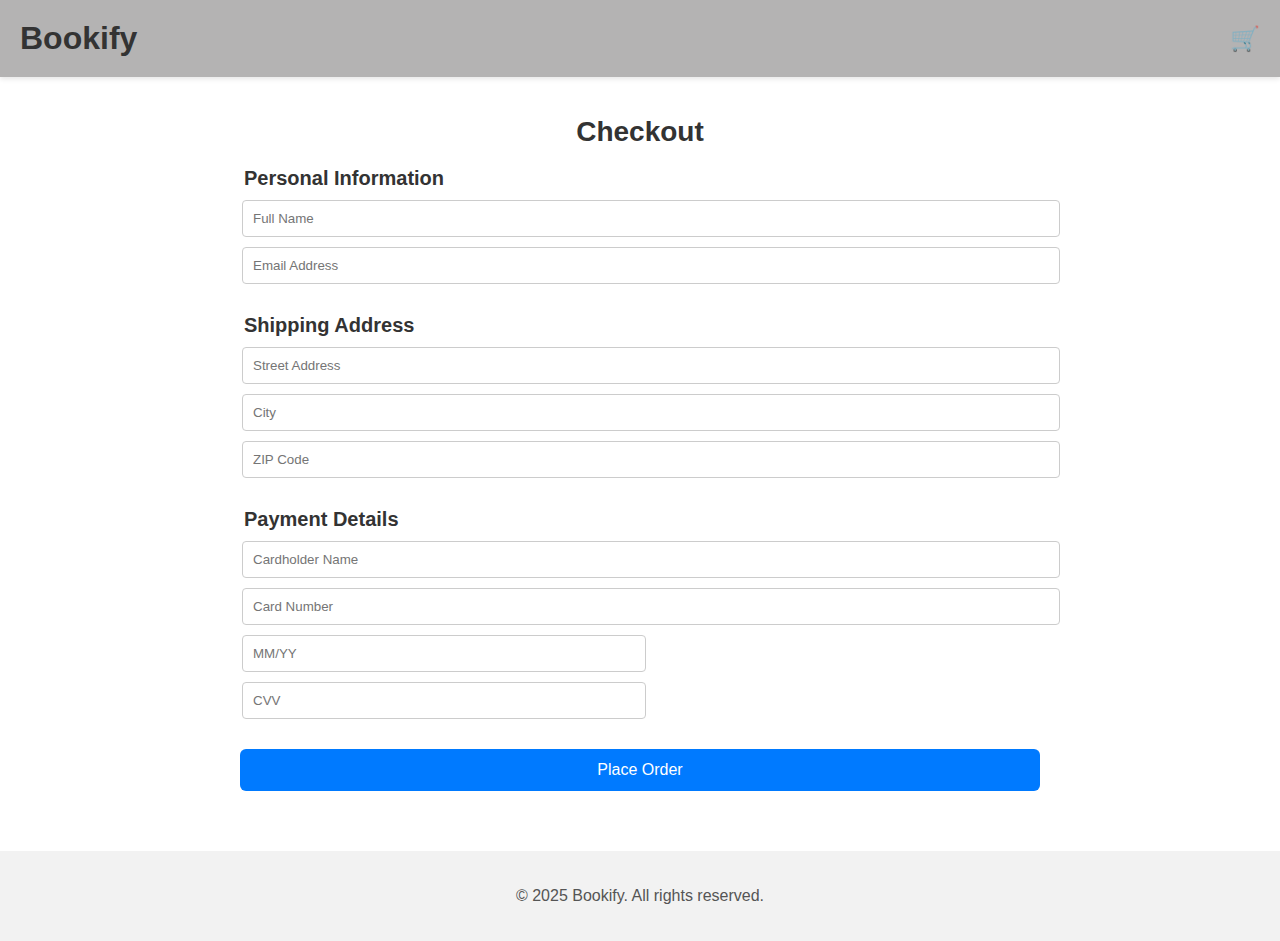
<file: checkout.html>
<!DOCTYPE html>
<html lang="en">
<head>
    <meta charset="UTF-8">
    <meta name="viewport" content="width=device-width, initial-scale=1.0">
    <title>Bookify - Checkout</title>
    <link rel="stylesheet" href="checkout.css">
</head>
<body>
    
    <!-- Header -->
    <header>
        <nav>
            <a href="index.html">Bookify</a>
            <a href="cart.html">🛒</a>
        </nav>
    </header>
    
    <!-- Checkout Form -->
    <main>
        <h1>Checkout</h1>
        
        <form action="order-confirmation.html" method="POST">
            <!-- Personal Information -->
            <fieldset>
                <legend>Personal Information</legend>
                <input type="text" name="full-name" placeholder="Full Name" required>
                <input type="email" name="email" placeholder="Email Address" required>
            </fieldset>
            
            <!-- Shipping Address -->
            <fieldset>
                <legend>Shipping Address</legend>
                <input type="text" name="address" placeholder="Street Address" required>
                <input type="text" name="city" placeholder="City" required>
                <input type="text" name="zip" placeholder="ZIP Code" required>
            </fieldset>
            
            <!-- Payment Information -->
            <fieldset>
                <legend>Payment Details</legend>
                <input type="text" name="card-name" placeholder="Cardholder Name" required>
                <input type="text" name="card-number" placeholder="Card Number" required>
                <input type="text" name="exp-date" placeholder="MM/YY" required>
                <input type="text" name="cvv" placeholder="CVV" required>
            </fieldset>
            
            <!-- Submit Button -->
            <button type="submit">Place Order</button>
        </form>
    </main>
    
    <!-- Footer -->
    <footer>
        <p>&copy; 2025 Bookify. All rights reserved.</p>
    </footer>
    
</body>
</html>
</file>
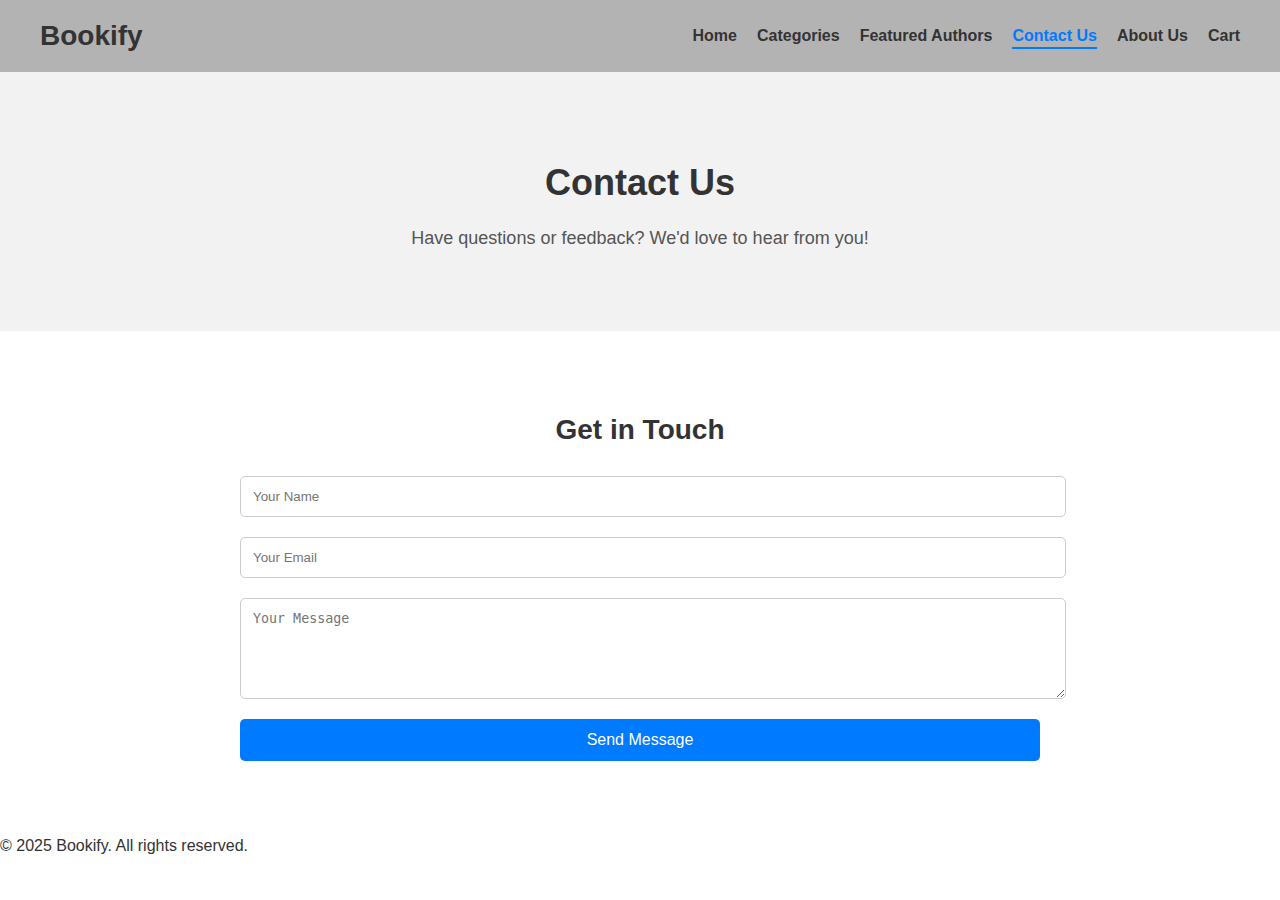
<file: contact.html>
<!DOCTYPE html>
<html lang="en">
<head>
    <meta charset="UTF-8">
    <meta name="viewport" content="width=device-width, initial-scale=1.0">
    <title>Contact Us - Bookify</title>
    <link rel="stylesheet" href="contact.css">
</head>
<body>
    <!-- Header -->
    <header>
        <div class="header-container">
            <h1>
                <a href="index.html">Bookify</a>
            </h1>
            <nav>
                <ul class="nav-list">
                    <li><a href="index.html">Home</a></li>
                    <li><a href="categories.html" >Categories</a></li>
                    <li><a href="authors.html">Featured Authors</a></li>
                    <li><a href="contact.html" class="active">Contact Us</a></li>
                    <li><a href="about.html">About Us</a></li>
                    <li><a href="cart.html">Cart</a></li>
                </ul>
            </nav>
        </div>
    </header>

    <!-- Contact Hero -->
    <section class="contact-hero">
        <div>
            <h2>Contact Us</h2>
            <p>Have questions or feedback? We'd love to hear from you!</p>
        </div>
    </section>

    <!-- Contact Form -->
    <section class="contact-form">
        <div>
            <h2>Get in Touch</h2>
            <form>
                <input type="text" placeholder="Your Name" required>
                <input type="email" placeholder="Your Email" required>
                <textarea placeholder="Your Message" rows="5" required></textarea>
                <button type="submit">Send Message</button>
            </form>
        </div>
    </section>

    <!-- Footer -->
    <footer>
        <p>© 2025 Bookify. All rights reserved.</p>
    </footer>
</body>
</html>
</file>
<file: index.css>
body {
    font-family: -apple-system, BlinkMacSystemFont, 'Segoe UI', Roboto, Helvetica, Arial, sans-serif;
    margin: 0;
    padding: 0;
    color: #333333;
    background-color: #ffffff;
}

header {
    background-color: #ffffff;
    padding: 20px;
    box-shadow: 0 2px 5px rgba(0,0,0,0.1);
}

.header-container {
    display: flex;
    justify-content: space-between;
    align-items: center;
    max-width: 1200px;
    margin: 0 auto;
}

/* Header */
header {
    background-color: #b4b3b3;
    padding: 20px;
    box-shadow: 0 2px 5px rgba(0,0,0,0.1);
    top: 0;
    z-index: 100;
    animation: slideDown 0.5s ease;
}

.header-container {
    display: flex;
    justify-content: space-between;
    align-items: center;
    max-width: 1200px;
    margin: 0 auto;
}

header h1 {
    margin: 0;
    font-size: 28px;
    font-weight: bold;
    animation: fadeIn 0.8s ease;
}

header h1 a {
    text-decoration: none;
    color: #333333;
    transition: color 0.3s ease;
}

header h1 a:hover {
    color: #007aff;
}


header nav ul {
    list-style: none;
    display: flex;
    margin: 0;
    padding: 0;
}

header nav ul li {
    margin-right: 20px;
}

header nav ul li:last-child {
    margin-right: 0;
}

header nav ul li a {
    text-decoration: none;
    color: #333333;
    font-weight: bold;
    transition: color 0.3s;
    position: relative;
}

header nav ul li a:hover {
    color: #007aff;
}

header nav ul li a::after {
    content: '';
    position: absolute;
    width: 0;
    height: 2px;
    bottom: -5px;
    left: 0;
    background-color: #007aff;
    transition: width 0.3s ease;
}

header nav ul li a:hover::after {
    width: 100%;
}

header nav ul li a.active {
    color: #007aff;
}

header nav ul li a.active::after {
    width: 100%;
}

nav ul {
    list-style: none;
    display: flex;
    margin: 0;
    padding: 0;
}

nav ul li {
    margin-right: 20px;
}

nav ul li a {
    text-decoration: none;
    color: #333333;
    font-weight: bold;
    transition: color 0.3s;
}

nav ul li a:hover {
    color: #007aff;
}

.hero {
    background-color: #f2f2f2;
    text-align: center;
    padding: 80px 20px;
    animation: fadeIn 1s ease-in-out;
}

.hero-content {
    max-width: 800px;
    margin: 0 auto;
}

.hero h2 {
    font-size: 36px;
    margin-bottom: 20px;
    color: #333333;
}

.hero p {
    font-size: 18px;
    margin-bottom: 30px;
    color: #555555;
}

.btn-primary {
    display: inline-block;
    background-color: #007aff;
    color: #ffffff;
    padding: 12px 30px;
    text-decoration: none;
    border-radius: 4px;
    font-weight: bold;
    font-size: 16px;
    transition: background-color 0.3s;
}

.btn-primary:hover {
    background-color: #005bb5;
}

.featured-categories {
    padding: 60px 20px;
    max-width: 1200px;
    margin: 0 auto;
}

.featured-categories h2 {
    text-align: center;
    margin-bottom: 40px;
    font-size: 28px;
    color: #333333;
}

.categories-container {
    display: flex;
    justify-content: space-between;
    flex-wrap: wrap;
}

.category {
    width: 30%;
    min-width: 250px;
    margin-bottom: 30px;
    background-color: #f2f2f2;
    border-radius: 8px;
    overflow: hidden;
    transition: transform 0.3s;
}

.category:hover {
    transform: scale(1.05);
}

.category img {
    width: 100%;
    height: 200px;
    object-fit: cover;
}

.category-content {
    padding: 20px;
}

.category-content h3 {
    margin-top: 0;
    margin-bottom: 10px;
    font-size: 20px;
}

.category-content p {
    margin-bottom: 15px;
    color: #555555;
}

.category-content a {
    color: #007aff;
    text-decoration: none;
    font-weight: bold;
}

.bestsellers {
    padding: 60px 20px;
    background-color: #f2f2f2;
}

.bestsellers h2 {
    text-align: center;
    margin-bottom: 40px;
    font-size: 28px;
    color: #333333;
}

.bestsellers-container {
    display: flex;
    justify-content: space-between;
    flex-wrap: wrap;
}

.book {
    width: 23%;
    min-width: 200px;
    margin-bottom: 30px;
    background-color: #ffffff;
    border-radius: 8px;
    overflow: hidden;
    box-shadow: 0 2px 5px rgba(0,0,0,0.1);
    transition: transform 0.3s;
}

.book:hover {
    transform: scale(1.05);
}

.book img {
    width: 100%;
    height: 250px;
    object-fit: cover;
}

.book-content {
    padding: 15px;
}

.book-content h3 {
    margin-top: 0;
    margin-bottom: 5px;
    font-size: 18px;
}

.book-content p {
    margin-top: 0;
    margin-bottom: 10px;
    color: #666666;
    font-size: 14px;
}

.book-content .price {
    margin-top: 0;
    margin-bottom: 15px;
    font-weight: bold;
}

.btn-secondary {
    display: block;
    background-color: #007aff;
    color: #ffffff;
    padding: 8px 0;
    text-decoration: none;
    border-radius: 4px;
    text-align: center;
    font-weight: bold;
    font-size: 14px;
    transition: background-color 0.3s;
}

.btn-secondary:hover {
    background-color: #005bb5;
}

.view-all {
    text-align: center;
    margin-top: 20px;
}

.btn-outline {
    display: inline-block;
    border: 2px solid #007aff;
    color: #007aff;
    padding: 10px 30px;
    text-decoration: none;
    border-radius: 4px;
    font-weight: bold;
    transition: background-color 0.3s, color 0.3s;
}

.btn-outline:hover {
    background-color: #007aff;
    color: #ffffff;
}

.newsletter {
    padding: 60px 20px;
    text-align: center;
    max-width: 600px;
    margin: 0 auto;
}

.newsletter h2 {
    margin-bottom: 20px;
    font-size: 24px;
    color: #333333;
}

.newsletter p {
    margin-bottom: 30px;
    color: #555555;
}

.newsletter form {
    display: flex;
    max-width: 500px;
    margin: 0 auto;
}

.newsletter input[type="email"] {
    flex: 1;
    padding: 12px;
    border: 1px solid #dddddd;
    border-radius: 4px 0 0 4px;
    outline: none;
}

.newsletter button {
    background-color: #007aff;
    color: #ffffff;
    border: none;
    border-radius: 0 4px 4px 0;
    padding: 0 20px;
    font-weight: bold;
    cursor: pointer;
    transition: background-color 0.3s;
}

.newsletter button:hover {
    background-color: #005bb5;
}

/* Footer */
.footer {
    background-color: #000000;
    padding: 40px 20px;
    margin-top: 40px;
    animation: fadeIn 1s ease;
}

.footer-container {
    max-width: 1200px;
    margin: 0 auto;
    display: flex;
    flex-wrap: wrap;
    justify-content: space-between;
}

.footer-column {
    width: 20%;
    min-width: 200px;
    margin-bottom: 30px;
    animation: fadeIn 1s ease;
}

.footer-column:first-child {
    width: 30%;
    min-width: 250px;
}

.footer-column h3 {
    margin-top: 0;
    margin-bottom: 20px;
    font-size: 18px;
    color: #333333;
    position: relative;
}

.footer-column h3::after {
    content: '';
    position: absolute;
    width: 50px;
    height: 2px;
    bottom: -10px;
    left: 0;
    background-color: #007aff;
    animation: extend 0.8s ease forwards;
}

.footer-column p {
    margin-bottom: 10px;
    color: #ffffff;
}

.footer-links {
    list-style: none;
    padding: 0;
    margin: 0;
}

.footer-links li {
    margin-bottom: 10px;
}

.footer-links a {
    text-decoration: none;
    color: #ffffff;
    transition: color 0.3s ease, transform 0.3s ease;
    display: inline-block;
}

.footer-links a:hover {
    color: #007aff;
    transform: translateX(5px);
}

@keyframes fadeIn {
    from {
        opacity: 0;
    }
    to {
        opacity: 1;
    }
}

@media screen and (max-width: 768px) {
        /* Header */
        .header-container {
            flex-direction: column;
            text-align: center;
        }
    
        header nav ul {
            flex-direction: column;
            align-items: center;
        }
    
        header nav ul li {
            margin-right: 0;
            margin-bottom: 10px;
        }
        
    .nav-list {
        flex-wrap: wrap;
    }

    /* Hero Section */
    .hero h2 {
        font-size: 24px;
    }

    .hero p {
        font-size: 16px;
    }

    /* Featured Categories */
    .categories-container {
        flex-direction: column;
        align-items: center;
    }

    .category {
        width: 90%;
        margin-bottom: 20px;
    }

    /* Bestsellers */
    .bestsellers-container {
        flex-direction: column;
        align-items: center;
    }

    .book {
        width: 90%;
        margin-bottom: 20px;
    }

    /* Newsletter */
    .newsletter form {
        flex-direction: column;
    }

    .newsletter input[type="email"] {
        border-radius: 4px 4px 0 0;
        margin-bottom: 10px;
    }

    .newsletter button {
        border-radius: 0 0 4px 4px;
        padding: 12px;
        width: 100%;
    }
    /* Footer */

    .footer-column {
        width: 45%;
    }
}
</file>
<file: about.css>
body {
    font-family: -apple-system, BlinkMacSystemFont, 'Segoe UI', Roboto, Helvetica, Arial, sans-serif;
    margin: 0;
    padding: 0;
    color: #333333;
    background-color: #ffffff;
}

/* Header */
header {
    background-color: #b4b3b3;
    padding: 20px;
    box-shadow: 0 2px 5px rgba(0,0,0,0.1);
    top: 0;
    z-index: 100;
    animation: slideDown 0.5s ease;
}

.header-container {
    display: flex;
    justify-content: space-between;
    align-items: center;
    max-width: 1200px;
    margin: 0 auto;
}

header h1 {
    margin: 0;
    font-size: 28px;
    font-weight: bold;
    animation: fadeIn 0.8s ease;
}

header h1 a {
    text-decoration: none;
    color: #333333;
    transition: color 0.3s ease;
}

header h1 a:hover {
    color: #007aff;
}


header nav ul {
    list-style: none;
    display: flex;
    margin: 0;
    padding: 0;
}

header nav ul li {
    margin-right: 20px;
}

header nav ul li:last-child {
    margin-right: 0;
}

header nav ul li a {
    text-decoration: none;
    color: #333333;
    font-weight: bold;
    transition: color 0.3s;
    position: relative;
}

header nav ul li a:hover {
    color: #007aff;
}

header nav ul li a::after {
    content: '';
    position: absolute;
    width: 0;
    height: 2px;
    bottom: -5px;
    left: 0;
    background-color: #007aff;
    transition: width 0.3s ease;
}

header nav ul li a:hover::after {
    width: 100%;
}

header nav ul li a.active {
    color: #007aff;
}

header nav ul li a.active::after {
    width: 100%;
}

nav ul {
    list-style: none;
    display: flex;
    margin: 0;
    padding: 0;
}

nav ul li {
    margin-right: 20px;
}

nav ul li a {
    text-decoration: none;
    color: #333333;
    font-weight: bold;
    transition: color 0.3s;
}

nav ul li a.active {
    color: #007aff;
}

nav ul li a:hover {
    color: #007aff;
}

.about-hero {
    background-color: #f2f2f2;
    padding: 60px 20px;
    text-align: center;
    animation: fadeIn 1s ease-in-out;
}

.hero-container {
    max-width: 800px;
    margin: 0 auto;
}

.hero-container h2 {
    font-size: 36px;
    margin-bottom: 20px;
    color: #333333;
}

.hero-container p {
    font-size: 18px;
    line-height: 1.6;
    color: #555555;
}

.our-story, .our-mission, .our-team {
    padding: 60px 20px;
}

.story-container, .mission-container, .team-container {
    max-width: 800px;
    margin: 0 auto;
}

.story-container h2, .mission-container h2, .team-container h2 {
    font-size: 28px;
    margin-bottom: 30px;
    color: #333333;
    text-align: center;
}

.story-content, .mission-content, .team-content {
    display: flex;
    flex-wrap: wrap;
    align-items: center;
    margin-bottom: 40px;
}

.story-text, .mission-item, .team-member {
    flex: 1;
    min-width: 300px;
    padding-right: 30px;
    animation: fadeInUp 1s ease-in-out;
}

.story-text p, .mission-item p, .team-member p {
    line-height: 1.6;
    margin-bottom: 20px;
    color: #555555;
}

.mission-content {
    justify-content: space-between;
    text-align: left;
}

.mission-item {
    width: 30%;
    min-width: 240px;
    margin-bottom: 30px;
}

.mission-item h3 {
    font-size: 20px;
    margin-bottom: 15px;
    color: #333333;
}

.team-content {
    justify-content: space-between;
    text-align: center;
}

.team-member {
    width: 30%;
    min-width: 250px;
    margin-bottom: 40px;
}

.team-member img {
    width: 150px;
    height: 150px;
    border-radius: 50%;
    object-fit: cover;
    margin-bottom: 15px;
}

.team-member h3 {
    font-size: 20px;
    margin-bottom: 5px;
    color: #333333;
}

.team-member .role {
    margin-top: 0;
    color: #007aff;
    margin-bottom: 10px;
    font-weight: bold;
}

/* Footer */
.footer {
    background-color: #000000;
    padding: 40px 20px;
    margin-top: 40px;
    animation: fadeIn 1s ease;
}

.footer-container {
    max-width: 1200px;
    margin: 0 auto;
    display: flex;
    flex-wrap: wrap;
    justify-content: space-between;
}

.footer-column {
    width: 20%;
    min-width: 200px;
    margin-bottom: 30px;
    animation: fadeIn 1s ease;
}

.footer-column:first-child {
    width: 30%;
    min-width: 250px;
}

.footer-column h3 {
    margin-top: 0;
    margin-bottom: 20px;
    font-size: 18px;
    color: #333333;
    position: relative;
}

.footer-column h3::after {
    content: '';
    position: absolute;
    width: 50px;
    height: 2px;
    bottom: -10px;
    left: 0;
    background-color: #007aff;
    animation: extend 0.8s ease forwards;
}

.footer-column p {
    margin-bottom: 10px;
    color: #ffffff;
}

.footer-links {
    list-style: none;
    padding: 0;
    margin: 0;
}

.footer-links li {
    margin-bottom: 10px;
}

.footer-links a {
    text-decoration: none;
    color: #ffffff;
    transition: color 0.3s ease, transform 0.3s ease;
    display: inline-block;
}

.footer-links a:hover {
    color: #007aff;
    transform: translateX(5px);
}

/* Animations */
@keyframes fadeIn {
    from {
        opacity: 0;
    }
    to {
        opacity: 1;
    }
}

@keyframes fadeInUp {
    from {
        opacity: 0;
        transform: translateY(20px);
    }
    to {
        opacity: 1;
        transform: translateY(0);
    }
}

@media screen and (max-width: 768px) {
    /* Header */
    .header-container {
        flex-direction: column;
        text-align: center;
    }

    header nav ul {
        flex-direction: column;
        align-items: center;
    }

    header nav ul li {
        margin-right: 0;
        margin-bottom: 10px;
    }

    /* Hero Section */
    .hero h2 {
        font-size: 24px;
    }

    .hero p {
        font-size: 16px;
    }

    /* Footer */

    .footer-column {
        width: 45%;
    }

}
</file>
<file: authors.css>
body {
    font-family: -apple-system, BlinkMacSystemFont, 'Segoe UI', Roboto, Helvetica, Arial, sans-serif;
    margin: 0;
    padding: 0;
    color: #333333;
    background-color: #ffffff;
}

/* Header Styles */
header {
    background-color: #b4b3b3;
    padding: 20px;
    box-shadow: 0 2px 5px rgba(0, 0, 0, 0.1);
}

header div {
    display: flex;
    justify-content: space-between;
    align-items: center;
    max-width: 1200px;
    margin: 0 auto;
}

header h1 {
    margin: 0;
    font-size: 28px;
    font-weight: bold;
    color: #333333;
}

header h1 a {
    text-decoration: none;
    color: #333333;
}

header nav ul {
    list-style: none;
    display: flex;
    margin: 0;
    padding: 0;
}

header nav ul li {
    margin-right: 20px;
}

header nav ul li a {
    text-decoration: none;
    color: #333333;
    font-weight: bold;
}

header nav ul li a[href="authors.html"] {
    color: #007aff;
}

/* Section Styles */
section {
    background-color: #f2f2f2;
    padding: 60px 0;
    text-align: center;
}

section div {
    max-width: 1200px;
    margin: 0 auto;
    padding: 0 20px;
}

section h1 {
    font-size: 36px;
    margin-bottom: 20px;
    color: #333333;
}

section p {
    font-size: 18px;
    color: #555555;
    max-width: 800px;
    margin: 0 auto;
}

/* Author Styles */
.author-card {
    width: 100%;
    margin-bottom: 40px;
    background-color: white;
    border-radius: 8px;
    overflow: hidden;
    box-shadow: 0 2px 8px rgba(0, 0, 0, 0.1);
    display: flex;
    animation: fadeIn 1s ease-in-out;
}

.author-card img {
    width: 250px;
    height: 280px;
    object-fit: cover;
}

.author-card div {
    padding: 30px;
    flex-grow: 1;
}

.author-card h2 {
    margin-top: 0;
    margin-bottom: 10px;
    font-size: 28px;
    color: #333333;
}

.author-card p {
    margin-bottom: 20px;
    color: #555555;
    line-height: 1.6;
    font-size: 16px;
}

.author-card .notable-works {
    display: flex;
    flex-wrap: wrap;
    gap: 12px;
}

.notable-works div {
    background-color: #f0f7ff;
    padding: 10px 15px;
    border-radius: 4px;
    font-size: 15px;
    color: #007aff;
}

.author-card .links a {
    display: inline-block;
    padding: 10px 20px;
    text-decoration: none;
    border-radius: 4px;
    font-weight: 500;
    font-size: 16px;
}

.author-card .links a:first-child {
    background-color: #007aff;
    color: white;
}

.author-card .links a:last-child {
    border: 1px solid #007aff;
    color: #007aff;
    background-color: white;
}

/* Footer */
.footer {
    background-color: #000000;
    padding: 40px 20px;
    margin-top: 40px;
    animation: fadeIn 1s ease;
}

.footer-container {
    max-width: 1200px;
    margin: 0 auto;
    display: flex;
    flex-wrap: wrap;
    justify-content: space-between;
}

.footer-column {
    width: 20%;
    min-width: 200px;
    margin-bottom: 30px;
    animation: fadeIn 1s ease;
}

.footer-column:first-child {
    width: 30%;
    min-width: 250px;
}

.footer-column h3 {
    margin-top: 0;
    margin-bottom: 20px;
    font-size: 18px;
    color: #333333;
    position: relative;
}

.footer-column h3::after {
    content: '';
    position: absolute;
    width: 50px;
    height: 2px;
    bottom: -10px;
    left: 0;
    background-color: #007aff;
    animation: extend 0.8s ease forwards;
}

.footer-column p {
    margin-bottom: 10px;
    color: #ffffff;
}

.footer-links {
    list-style: none;
    padding: 0;
    margin: 0;
}

.footer-links li {
    margin-bottom: 10px;
}

.footer-links a {
    text-decoration: none;
    color: #ffffff;
    transition: color 0.3s ease, transform 0.3s ease;
    display: inline-block;
}

.footer-links a:hover {
    color: #007aff;
    transform: translateX(5px);
}

/* Animations */
@keyframes fadeIn {
    from {
        opacity: 0;
        transform: translateY(20px);
    }
    to {
        opacity: 1;
        transform: translateY(0);
    }
}

@media screen and (max-width: 768px) {
    /* Header Styles */
    header div {
        flex-direction: column;
        text-align: center;
    }

    header h1 {
        margin-bottom: 15px;
    }

    header nav ul {
        flex-direction: column;
        align-items: center;
    }

    header nav ul li {
        margin-right: 0;
        margin-bottom: 10px;
    }

    /* Section Styles */
    section {
        padding: 40px 0;
    }

    section h1 {
        font-size: 28px;
    }

    section p {
        font-size: 16px;
        padding: 0 15px;
    }

    /* Author Card Styles */
    .author-card {
        flex-direction: column;
        text-align: center;
    }

    .author-card img {
        width: 100%;
        height: 350px;
        object-fit: cover;
    }

    .author-card div {
        padding: 20px;
    }

    .author-card h2 {
        font-size: 24px;
    }

    .author-card p {
        font-size: 15px;
        max-width: 100%;
        margin: 0 auto 20px;
    }

    .author-card .notable-works {
        justify-content: center;
    }

    .author-card .links {
        display: flex;
        flex-direction: column;
        align-items: center;
        gap: 10px;
    }

    .author-card .links a {
        width: 80%;
        text-align: center;
    }

    /* Footer Styles */
    .footer-container {
        flex-direction: column;
    }

    .footer-column {
        width: 100%;
        text-align: center;
    }

    .footer-column:first-child {
        width: 100%;
    }

    .footer-column h3 {
        text-align: center;
    }

    .footer-column h3::after {
        left: 50%;
        transform: translateX(-50%);
    }

    .footer-links {
        display: flex;
        flex-direction: column;
        align-items: center;
    }
}
</file>
<file: cart.css>
/* General Styles */
body {
    font-family: -apple-system, BlinkMacSystemFont, 'Segoe UI', Roboto, Oxygen, Ubuntu, Cantarell, 'Open Sans', 'Helvetica Neue', sans-serif;
    margin: 0;
    padding: 0;
    color: #333333;
    background-color: #ffffff;
}

/* Header Styles */
header {
    background-color: #b4b3b3;
    padding: 20px;
    box-shadow: 0 2px 5px rgba(0, 0, 0, 0.1);
    top: 0;
    z-index: 100;
}

header nav {
    display: flex;
    justify-content: space-between;
    align-items: center;
}

header .logo {
    font-size: 32px;
    font-weight: bold;
    color: #333333;
    text-decoration: none;
}

header .nav-links {
    display: flex;
    gap: 20px;
}

header .nav-links a {
    text-decoration: none;
    color: #333333;
    font-weight: 500;
    transition: color 0.3s ease;
}

header .cart-icon {
    font-size: 24px;
    text-decoration: none;
    color: #333333;
}

/* Main Content Styles */
main {
    max-width: 1200px;
    margin: 0 auto;
    padding: 20px;
}

.page-title {
    font-size: 28px;
    font-weight: 600;
    margin: 20px 0 30px;
    text-align: center;
}

/* Cart Container Styles */
.cart-container {
    display: flex;
    gap: 30px;
}

.cart-items {
    flex: 3;
}

.cart-item {
    display: flex;
    border-bottom: 1px solid #e5e5e5;
    padding: 20px 0;
    animation: fadeIn 0.5s ease-in-out;
}

.cart-item img {
    width: 100px;
    height: 150px;
    object-fit: cover;
    margin-right: 20px;
    border-radius: 4px;
}

.cart-item .item-details {
    flex: 1;
}

.cart-item .item-title {
    font-size: 18px;
    font-weight: 500;
    margin-bottom: 5px;
}

.cart-item .item-author {
    color: #555;
    margin-bottom: 10px;
}

.cart-item .item-price {
    font-weight: 600;
    margin-bottom: 15px;
}

.cart-item .item-actions {
    display: flex;
    align-items: center;
    gap: 20px;
}

.quantity-selector {
    display: flex;
    align-items: center;
    gap: 10px;
}

.quantity-btn {
    width: 30px;
    height: 30px;
    border: 1px solid #e5e5e5;
    background-color: #f8f8f8;
    border-radius: 4px;
    display: flex;
    align-items: center;
    justify-content: center;
    cursor: pointer;
    font-size: 16px;
    transition: all 0.2s ease;
}

.quantity-input {
    width: 40px;
    height: 30px;
    border: 1px solid #e5e5e5;
    border-radius: 4px;
    text-align: center;
}

.remove-btn {
    color: #ff3b30;
    cursor: pointer;
    background: none;
    border: none;
    font-size: 14px;
    display: flex;
    align-items: center;
    gap: 5px;
}

.item-total {
    text-align: right;
    font-weight: 600;
    font-size: 18px;
    margin-left: auto;
    min-width: 80px;
}

/* Cart Summary Styles */
.cart-summary {
    flex: 1;
}

.summary-card {
    background-color: #f8f8f8;
    border-radius: 8px;
    padding: 20px;
}

.summary-title {
    font-size: 20px;
    font-weight: 600;
    margin-bottom: 20px;
}

.summary-row {
    display: flex;
    justify-content: space-between;
    margin-bottom: 10px;
}

.promo-input {
    display: flex;
    margin: 20px 0;
}

.promo-code {
    flex: 1;
    padding: 10px;
    border: 1px solid #e5e5e5;
    border-radius: 4px 0 0 4px;
}

.apply-btn {
    padding: 10px 15px;
    background-color: #007aff;
    color: white;
    border: none;
    border-radius: 0 4px 4px 0;
    cursor: pointer;
    transition: background-color 0.3s ease;
}

.summary-total {
    display: flex;
    justify-content: space-between;
    margin-top: 20px;
    padding-top: 15px;
    border-top: 1px solid #e5e5e5;
    font-weight: 600;
    font-size: 18px;
}

.checkout-btn {
    width: 100%;
    padding: 12px;
    background-color: #007aff;
    color: white;
    border: none;
    border-radius: 6px;
    font-size: 16px;
    font-weight: 500;
    cursor: pointer;
    transition: background-color 0.3s ease;
    margin-top: 20px;
}

.continue-shopping {
    text-align: center;
    margin-top: 30px;
}

.continue-link {
    color: #007aff;
    text-decoration: none;
    font-weight: 500;
}

/* Empty Cart State */
.empty-cart {
    display: none;
    text-align: center;
    padding: 40px 0;
}

.empty-cart-icon {
    font-size: 48px;
    margin-bottom: 20px;
    color: #c7c7c7;
}

.empty-cart-message {
    font-size: 20px;
    margin-bottom: 20px;
    color: #555;
}

.back-to-store {
    display: inline-block;
    padding: 10px 20px;
    background-color: #007aff;
    color: white;
    text-decoration: none;
    border-radius: 6px;
    font-weight: 500;
    margin-top: 15px;
}

/* Footer Styles */
footer {
    background-color: #f2f2f2;
    padding: 20px;
    text-align: center;
    margin-top: 40px;
}

.footer-links a {
    color: #333333;
    text-decoration: none;
    margin: 0 10px;
}

/* Animations */
@keyframes fadeIn {
    from {
        opacity: 0;
        transform: translateY(20px);
    }
    to {
        opacity: 1;
        transform: translateY(0);
    }
}

@media screen and (max-width: 768px) {
    /* Header Styles */
    header {
        padding: 10px;
    }

    header nav {
        flex-direction: column;
        align-items: center;
    }

    header .nav-links {
        flex-direction: column;
        align-items: center;
        gap: 10px;
        margin-top: 10px;
    }

    header .logo {
        font-size: 28px;
        margin-bottom: 10px;
    }

    /* Main Content Styles */
    main {
        padding: 10px;
    }

    .page-title {
        font-size: 24px;
    }

    /* Cart Container Styles */
    .cart-container {
        flex-direction: column;
        gap: 20px;
    }

    .cart-items {
        flex: 1;
    }

    .cart-item {
        flex-direction: column;
        align-items: center;
        text-align: center;
    }

    .cart-item img {
        margin-right: 0;
        margin-bottom: 10px;
        width: 150px;
        height: 200px;
    }

    .cart-item .item-details {
        width: 100%;
    }

    .cart-item .item-actions {
        flex-direction: column;
        gap: 10px;
        align-items: center;
        width: 100%;
    }

    .quantity-selector {
        width: 100%;
        justify-content: center;
    }

    .item-total {
        margin-top: 10px;
        text-align: center;
    }

    /* Cart Summary Styles */
    .cart-summary {
        width: 100%;
    }

    .promo-input {
        flex-direction: column;
    }

    .promo-code {
        margin-bottom: 10px;
        border-radius: 4px;
    }

    .apply-btn {
        width: 100%;
        border-radius: 4px;
        padding: 10px;
    }

    /* Empty Cart State */
    .empty-cart-icon {
        font-size: 36px;
    }

    .empty-cart-message {
        font-size: 18px;
    }

    /* Footer Styles */
    footer {
        padding: 15px;
    }
}
</file>
<file: categories.css>
/* Base styles */
* {
    margin: 0;
    padding: 0;
    box-sizing: border-box;
}

body {
    font-family: -apple-system, BlinkMacSystemFont, 'Segoe UI', Roboto, Helvetica, Arial, sans-serif;
    color: #333333;
    background-color: #ffffff;
}

.container {
    max-width: 1200px;
    margin: 0 auto;
}

/* Header */
header {
    background-color: #b4b3b3;
    padding: 20px;
    box-shadow: 0 2px 5px rgba(0,0,0,0.1);
    top: 0;
    z-index: 100;
    animation: slideDown 0.5s ease;
}

.header-container {
    display: flex;
    justify-content: space-between;
    align-items: center;
    max-width: 1200px;
    margin: 0 auto;
}

header h1 {
    margin: 0;
    font-size: 28px;
    font-weight: bold;
    animation: fadeIn 0.8s ease;
}

header h1 a {
    text-decoration: none;
    color: #333333;
    transition: color 0.3s ease;
}

header h1 a:hover {
    color: #007aff;
}


header nav ul {
    list-style: none;
    display: flex;
    margin: 0;
    padding: 0;
}

header nav ul li {
    margin-right: 20px;
}

header nav ul li:last-child {
    margin-right: 0;
}

header nav ul li a {
    text-decoration: none;
    color: #333333;
    font-weight: bold;
    transition: color 0.3s;
    position: relative;
}

header nav ul li a:hover {
    color: #007aff;
}

header nav ul li a::after {
    content: '';
    position: absolute;
    width: 0;
    height: 2px;
    bottom: -5px;
    left: 0;
    background-color: #007aff;
    transition: width 0.3s ease;
}

header nav ul li a:hover::after {
    width: 100%;
}

header nav ul li a.active {
    color: #007aff;
}

header nav ul li a.active::after {
    width: 100%;
}

/* Page Title */
.page-title {
    background-color: #f2f2f2;
    padding: 40px 20px;
    text-align: center;
    animation: fadeIn 1s ease;
}

.title-container {
    max-width: 800px;
    margin: 0 auto;
}

.page-title h2 {
    font-size: 36px;
    margin-bottom: 10px;
    color: #333333;
    animation: slideInFromLeft 0.8s ease;
}

.page-title p {
    font-size: 18px;
    color: #555555;
    animation: slideInFromRight 0.8s ease;
}

/* Sections */
.section-padding {
    padding: 60px 20px;
    animation: fadeIn 1s ease;
}

.section-title {
    font-size: 28px;
    margin-bottom: 40px;
    color: #333333;
    text-align: center;
    animation: slideInFromTop 0.8s ease;
}

.section-subtitle {
    text-align: center;
    max-width: 800px;
    margin: 0 auto 40px;
    color: #555555;
    font-size: 18px;
    animation: fadeIn 1s ease;
}

/* Product Grid */
.product-grid {
    display: flex;
    flex-wrap: wrap;
    justify-content: space-between;
}

.product-card {
    width: 30%;
    min-width: 250px;
    margin-bottom: 40px;
    background-color: #f9f9f9;
    border-radius: 8px;
    overflow: hidden;
    box-shadow: 0 2px 5px rgba(0,0,0,0.1);
    transition: transform 0.3s ease, box-shadow 0.3s ease;
    animation: fadeIn 0.8s ease;
}

.product-card:hover {
    transform: translateY(-5px);
    box-shadow: 0 5px 15px rgba(0,0,0,0.1);
}

.product-card img {
    width: 100%;
    height: 300px;
    object-fit: cover;
    transition: transform 0.5s ease;
}

.product-card:hover img {
    transform: scale(1.05);
}

.product-info {
    padding: 20px;
}

.product-info h3 {
    margin-top: 0;
    margin-bottom: 5px;
    font-size: 20px;
    transition: color 0.3s ease;
}

.product-card:hover .product-info h3 {
    color: #007aff;
}

.product-info .author {
    margin-top: 0;
    margin-bottom: 8px;
    color: #666666;
}

.product-info .description {
    margin-top: 0;
    margin-bottom: 15px;
    color: #555555;
}

.product-footer {
    display: flex;
    justify-content: space-between;
    align-items: center;
}

.price {
    margin: 0;
    font-weight: bold;
    font-size: 18px;
}

.btn-primary {
    display: inline-block;
    background-color: #007aff;
    color: #ffffff;
    padding: 8px 15px;
    text-decoration: none;
    border-radius: 4px;
    font-weight: bold;
    font-size: 14px;
    transition: background-color 0.3s ease, transform 0.2s ease;
}

.btn-primary:hover {
    background-color: #0056b3;
    transform: scale(1.05);
}

.btn-outline {
    display: inline-block;
    border: 2px solid #007aff;
    color: #007aff;
    padding: 10px 20px;
    text-decoration: none;
    border-radius: 4px;
    font-weight: bold;
    font-size: 16px;
    transition: background-color 0.3s ease, color 0.3s ease, transform 0.2s ease;
}

.btn-outline:hover {
    background-color: #007aff;
    color: #ffffff;
    transform: scale(1.05);
}

.section-cta {
    text-align: center;
    margin-top: 20px;
    animation: fadeIn 1s ease;
}

/* Badges */
.badge {
    display: inline-block;
    padding: 4px 10px;
    border-radius: 4px;
    margin-bottom: 10px;
    font-size: 14px;
    transition: transform 0.3s ease;
}

.badge:hover {
    transform: scale(1.05);
}

.badge-blue {
    background-color: #e6f2ff;
    color: #007aff;
}

.badge-orange {
    background-color: #ff6b00;
    color: #ffffff;
}

.badge-red {
    background-color: #ff4757;
    color: #ffffff;
}

.badge-green {
    background-color: #2ecc71;
    color: #ffffff;
}

/* Image container for badges */
.image-container {
    position: relative;
    overflow: hidden;
}

.corner-badge {
    position: absolute;
    top: 10px;
    right: 10px;
    padding: 5px 10px;
    border-radius: 4px;
    font-weight: bold;
    font-size: 14px;
    animation: pulse 2s infinite;
}

/* Price display */
.price-container {
    margin: 0;
}

.original-price {
    margin: 5px 0 0;
    color: #888888;
    font-size: 14px;
    text-decoration: line-through;
}

.duration {
    margin: 5px 0 0;
    color: #555555;
    font-size: 14px;
}

/* Background colors */
.bg-light-beige {
    background-color: #f9f4e6;
}

.bg-light-blue {
    background-color: #e6f2ff;
}

.bg-light-gray {
    background-color: #f2f2f2;
}

.bg-light-peach {
    background-color: #ffede6;
}

.bg-pale-blue {
    background-color: #f0f7ff;
}

/* South African Authors section */
.four-column {
    justify-content: space-between;
}

.small-card {
    width: 22%;
    min-width: 200px;
    animation: fadeIn 0.8s ease;
}

.small-card img {
    height: 280px;
}

.small-card .product-info {
    padding: 15px;
}

.small-card h3 {
    font-size: 18px;
}

.small-card .price {
    font-size: 16px;
}

.btn-small {
    padding: 6px 12px;
    font-size: 12px;
}

/* Footer */
.footer {
    background-color: #000000;
    padding: 40px 20px;
    margin-top: 40px;
    animation: fadeIn 1s ease;
}

.footer-container {
    max-width: 1200px;
    margin: 0 auto;
    display: flex;
    flex-wrap: wrap;
    justify-content: space-between;
}

.footer-column {
    width: 20%;
    min-width: 200px;
    margin-bottom: 30px;
    animation: fadeIn 1s ease;
}

.footer-column:first-child {
    width: 30%;
    min-width: 250px;
}

.footer-column h3 {
    margin-top: 0;
    margin-bottom: 20px;
    font-size: 18px;
    color: #333333;
    position: relative;
}

.footer-column h3::after {
    content: '';
    position: absolute;
    width: 50px;
    height: 2px;
    bottom: -10px;
    left: 0;
    background-color: #007aff;
    animation: extend 0.8s ease forwards;
}

.footer-column p {
    margin-bottom: 10px;
    color: #ffffff;
}

.footer-links {
    list-style: none;
    padding: 0;
    margin: 0;
}

.footer-links li {
    margin-bottom: 10px;
}

.footer-links a {
    text-decoration: none;
    color: #ffffff;
    transition: color 0.3s ease, transform 0.3s ease;
    display: inline-block;
}

.footer-links a:hover {
    color: #007aff;
    transform: translateX(5px);
}

/* Responsive adjustments */
@media (max-width: 768px) {
        /* Header */
        .header-container {
            flex-direction: column;
            text-align: center;
        }
    
        header nav ul {
            flex-direction: column;
            align-items: center;
        }
    
        header nav ul li {
            margin-right: 0;
            margin-bottom: 10px;
        }
        
    .nav-list {
        flex-wrap: wrap;
    }
    
    .product-card {
        width: 45%;
    }
    
    .four-column .product-card {
        width: 45%;
    }
    
    .footer-column {
        width: 45%;
    }
}

@media (max-width: 576px) {
    .product-card {
        width: 100%;
    }
    
    .four-column .product-card {
        width: 100%;
    }
    
    .footer-column {
        width: 100%;
    }
}

/* Animations Keyframes */
@keyframes fadeIn {
    from {
        opacity: 0;
    }
    to {
        opacity: 1;
    }
}

@keyframes slideDown {
    from {
        transform: translateY(-50px);
        opacity: 0;
    }
    to {
        transform: translateY(0);
        opacity: 1;
    }
}

@keyframes slideInFromLeft {
    from {
        transform: translateX(-50px);
        opacity: 0;
    }
    to {
        transform: translateX(0);
        opacity: 1;
    }
}

@keyframes slideInFromRight {
    from {
        transform: translateX(50px);
        opacity: 0;
    }
    to {
        transform: translateX(0);
        opacity: 1;
    }
}

@keyframes slideInFromTop {
    from {
        transform: translateY(-30px);
        opacity: 0;
    }
    to {
        transform: translateY(0);
        opacity: 1;
    }
}

@keyframes slideInFromBottom {
    from {
        transform: translateY(30px);
        opacity: 0;
    }
    to {
        transform: translateY(0);
        opacity: 1;
    }
}

@keyframes extend {
    from {
        width: 0;
    }
    to {
        width: 50px;
    }
}

@keyframes pulse {
    0% {
        transform: scale(1);
    }
    50% {
        transform: scale(1.05);
    }
    100% {
        transform: scale(1);
    }
}

@keyframes bounce {
    0%, 100% {
        transform: translateY(0);
    }
    50% {
        transform: translateY(-5px);
    }
}
</file>
<file: checkout.css>
/* General Styles */
body {
    font-family: -apple-system, BlinkMacSystemFont, 'Segoe UI', Roboto, Oxygen, Ubuntu, Cantarell, 'Open Sans', 'Helvetica Neue', sans-serif;
    margin: 0;
    padding: 0;
    color: #333333;
    background-color: #ffffff;
}

/* Header Styles */
header {
    background-color: #b4b3b3;
    padding: 20px;
    box-shadow: 0 2px 5px rgba(0, 0, 0, 0.1);
}

header nav {
    display: flex;
    justify-content: space-between;
    align-items: center;
}

header nav a {
    font-size: 32px;
    font-weight: bold;
    color: #333333;
    text-decoration: none;
}

header nav a[href="cart.html"] {
    font-size: 24px;
}

/* Main Styles */
main {
    max-width: 800px;
    margin: 0 auto;
    padding: 20px;
}

main h1 {
    text-align: center;
    font-size: 28px;
    font-weight: 600;
}

/* Form Styles */
form {
    display: flex;
    flex-direction: column;
    gap: 20px;
}

fieldset {
    border: none;
    padding: 0;
}

legend {
    font-size: 20px;
    font-weight: 600;
    margin-bottom: 10px;
}

input[type="text"],
input[type="email"] {
    width: 100%;
    padding: 10px;
    border: 1px solid #ccc;
    border-radius: 4px;
    margin-bottom: 10px;
}

input[name="exp-date"],
input[name="cvv"] {
    width: 48%;
    padding: 10px;
    border: 1px solid #ccc;
    border-radius: 4px;
}

input[name="exp-date"] {
    margin-right: 4%;
}

button[type="submit"] {
    width: 100%;
    padding: 12px;
    background-color: #007aff;
    color: white;
    border: none;
    border-radius: 6px;
    font-size: 16px;
    font-weight: 500;
    cursor: pointer;
    transition: background-color 0.3s ease;
}

button[type="submit"]:hover {
    background-color: #005bb5;
}

/* Footer Styles */
footer {
    background-color: #f2f2f2;
    padding: 20px;
    text-align: center;
    margin-top: 40px;
}

footer p {
    color: #555555;
}

/* Animations */
@keyframes fadeIn {
    from {
        opacity: 0;
    }
    to {
        opacity: 1;
    }
}

header, main, footer {
    animation: fadeIn 1s ease-in-out;
}

@media screen and (max-width: 768px) {
    /* Header Styles */
    header {
        padding: 10px;
    }

    header nav {
        flex-direction: column;
        align-items: center;
        text-align: center;
    }

    header nav a {
        margin-bottom: 10px;
    }

    header nav a:first-child {
        font-size: 28px;
    }

    header nav a[href="cart.html"] {
        font-size: 20px;
    }

    /* Main Styles */
    main {
        max-width: 100%;
        padding: 10px;
    }

    main h1 {
        font-size: 24px;
    }

    /* Form Styles */
    form {
        gap: 15px;
    }

    legend {
        font-size: 18px;
        text-align: center;
    }

    input[type="text"],
    input[type="email"] {
        padding: 8px;
    }

    input[name="exp-date"],
    input[name="cvv"] {
        width: 100%;
        margin-bottom: 10px;
        margin-right: 0;
    }

    /* Additional layout for exp-date and CVV */
    .card-details {
        display: flex;
        flex-direction: column;
    }

    button[type="submit"] {
        padding: 10px;
        font-size: 14px;
    }

    /* Footer Styles */
    footer {
        padding: 10px;
        margin-top: 20px;
    }

    footer p {
        font-size: 14px;
    }
}
</file>
<file: contact.css>
/* General Styles */
body {
    font-family: -apple-system, BlinkMacSystemFont, 'Segoe UI', Roboto, Helvetica, Arial, sans-serif;
    margin: 0;
    padding: 0;
    color: #333333;
    background-color: #ffffff;
}

/* Header */
header {
    background-color: #b4b3b3;
    padding: 20px;
    box-shadow: 0 2px 5px rgba(0,0,0,0.1);
    top: 0;
    z-index: 100;
    animation: slideDown 0.5s ease;
}

.header-container {
    display: flex;
    justify-content: space-between;
    align-items: center;
    max-width: 1200px;
    margin: 0 auto;
}

header h1 {
    margin: 0;
    font-size: 28px;
    font-weight: bold;
    animation: fadeIn 0.8s ease;
}

header h1 a {
    text-decoration: none;
    color: #333333;
    transition: color 0.3s ease;
}

header h1 a:hover {
    color: #007aff;
}


header nav ul {
    list-style: none;
    display: flex;
    margin: 0;
    padding: 0;
}

header nav ul li {
    margin-right: 20px;
}

header nav ul li:last-child {
    margin-right: 0;
}

header nav ul li a {
    text-decoration: none;
    color: #333333;
    font-weight: bold;
    transition: color 0.3s;
    position: relative;
}

header nav ul li a:hover {
    color: #007aff;
}

header nav ul li a::after {
    content: '';
    position: absolute;
    width: 0;
    height: 2px;
    bottom: -5px;
    left: 0;
    background-color: #007aff;
    transition: width 0.3s ease;
}

header nav ul li a:hover::after {
    width: 100%;
}

header nav ul li a.active {
    color: #007aff;
}

header nav ul li a.active::after {
    width: 100%;
}

/* Contact Hero Styles */
section.contact-hero {
    background-color: #f2f2f2;
    padding: 60px 20px;
    text-align: center;

}

section.contact-hero div {
    max-width: 800px;
    margin: 0 auto;
}

section.contact-hero h2 {
    font-size: 36px;
    margin-bottom: 20px;
    color: #333333;
}

section.contact-hero p {
    font-size: 18px;
    line-height: 1.6;
    color: #555555;
    animation: fadeIn 1s ease-in-out;
}

/* Contact Form Styles */
section.contact-form {
    padding: 60px 20px;
}

section.contact-form div {
    max-width: 800px;
    margin: 0 auto;
    text-align: center;

}

section.contact-form h2 {
    font-size: 28px;
    margin-bottom: 30px;
    color: #333333;
}

section.contact-form form {
    display: flex;
    flex-direction: column;
    gap: 20px;
    text-align: left;
}

section.contact-form input,
section.contact-form textarea {
    padding: 12px;
    width: 100%;
    border: 1px solid #cccccc;
    border-radius: 5px;
}

section.contact-form button {
    padding: 12px;
    background-color: #007aff;
    color: #ffffff;
    border: none;
    border-radius: 5px;
    font-size: 16px;
    cursor: pointer;
    transition: background-color 0.3s ease;
}

section.contact-form button:hover {
    background-color: #005bb5;
}
/* Footer */
.footer {
    background-color: #000000;
    padding: 40px 20px;
    margin-top: 40px;
    animation: fadeIn 1s ease;
}

.footer-container {
    max-width: 1200px;
    margin: 0 auto;
    display: flex;
    flex-wrap: wrap;
    justify-content: space-between;
}

.footer-column {
    width: 20%;
    min-width: 200px;
    margin-bottom: 30px;
    animation: fadeIn 1s ease;
}

.footer-column:first-child {
    width: 30%;
    min-width: 250px;
}

.footer-column h3 {
    margin-top: 0;
    margin-bottom: 20px;
    font-size: 18px;
    color: #333333;
    position: relative;
}

.footer-column h3::after {
    content: '';
    position: absolute;
    width: 50px;
    height: 2px;
    bottom: -10px;
    left: 0;
    background-color: #007aff;
    animation: extend 0.8s ease forwards;
}

.footer-column p {
    margin-bottom: 10px;
    color: #ffffff;
}

.footer-links {
    list-style: none;
    padding: 0;
    margin: 0;
}

.footer-links li {
    margin-bottom: 10px;
}

.footer-links a {
    text-decoration: none;
    color: #ffffff;
    transition: color 0.3s ease, transform 0.3s ease;
    display: inline-block;
}

.footer-links a:hover {
    color: #007aff;
    transform: translateX(5px);
}

/* Animations */
@keyframes fadeIn {
    from {
        opacity: 0;
    }
    to {
        opacity: 1;
    }
}

@media screen and (max-width: 768px) {
    /* Header Styles */
    .header-container {
        flex-direction: column;
        text-align: center;
    }

    header h1 {
        margin-bottom: 15px;
    }

    header nav ul {
        flex-direction: column;
        align-items: center;
    }

    header nav ul li {
        margin-right: 0;
        margin-bottom: 10px;
    }

    /* Contact Hero Styles */
    section.contact-hero {
        padding: 40px 15px;
    }

    section.contact-hero h2 {
        font-size: 28px;
    }

    section.contact-hero p {
        font-size: 16px;
    }

    /* Contact Form Styles */
    section.contact-form {
        padding: 40px 15px;
    }

    section.contact-form h2 {
        font-size: 24px;
    }

    section.contact-form form {
        gap: 15px;
    }

    section.contact-form input,
    section.contact-form textarea {
        padding: 10px;
    }

    section.contact-form button {
        padding: 10px;
        font-size: 14px;
    }

    /* Footer Styles */
    .footer-column {
        width: 45%;
    }
}
</file>
